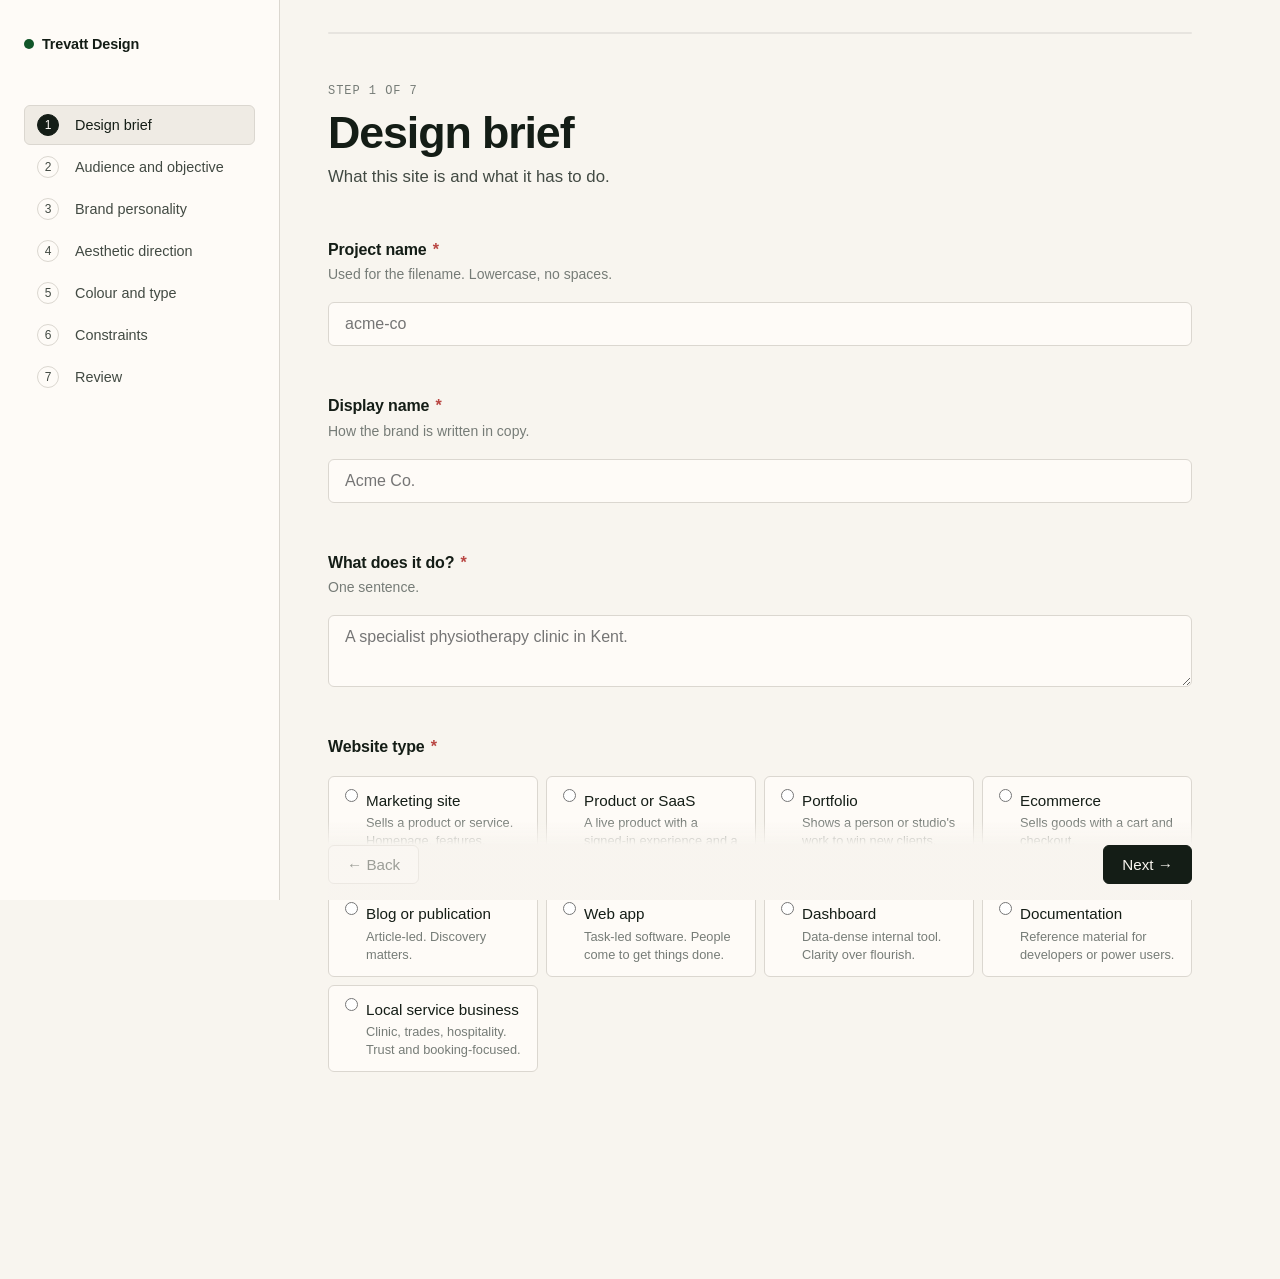
<file: design-brief-builder/index.html>
<!doctype html>
<html lang="en-GB">
<head>
  <meta charset="utf-8">
  <meta name="viewport" content="width=device-width, initial-scale=1">
  <meta name="color-scheme" content="light">
  <meta name="robots" content="noindex">
  <title>Design brief builder</title>
  <link rel="stylesheet" href="styles.css">
</head>
<body>
  <div class="app">
    <aside class="sidebar">
      <div class="brand">
        <div class="brand-mark"><span class="brand-dot"></span> Trevatt Design</div>
      </div>

      <nav class="step-nav" id="step-nav" aria-label="Steps"></nav>
    </aside>

    <main class="main">
      <div class="progress" aria-hidden="true"><div class="progress-fill" id="progress-fill"></div></div>

      <div id="step-content"></div>

      <div class="actions">
        <button class="btn" id="btn-back" type="button">← Back</button>
        <span class="spacer"></span>
        <button class="btn btn-primary" id="btn-next" type="button">Next →</button>
      </div>
    </main>
  </div>

  <script type="module" src="app.js"></script>
</body>
</html>
</file>
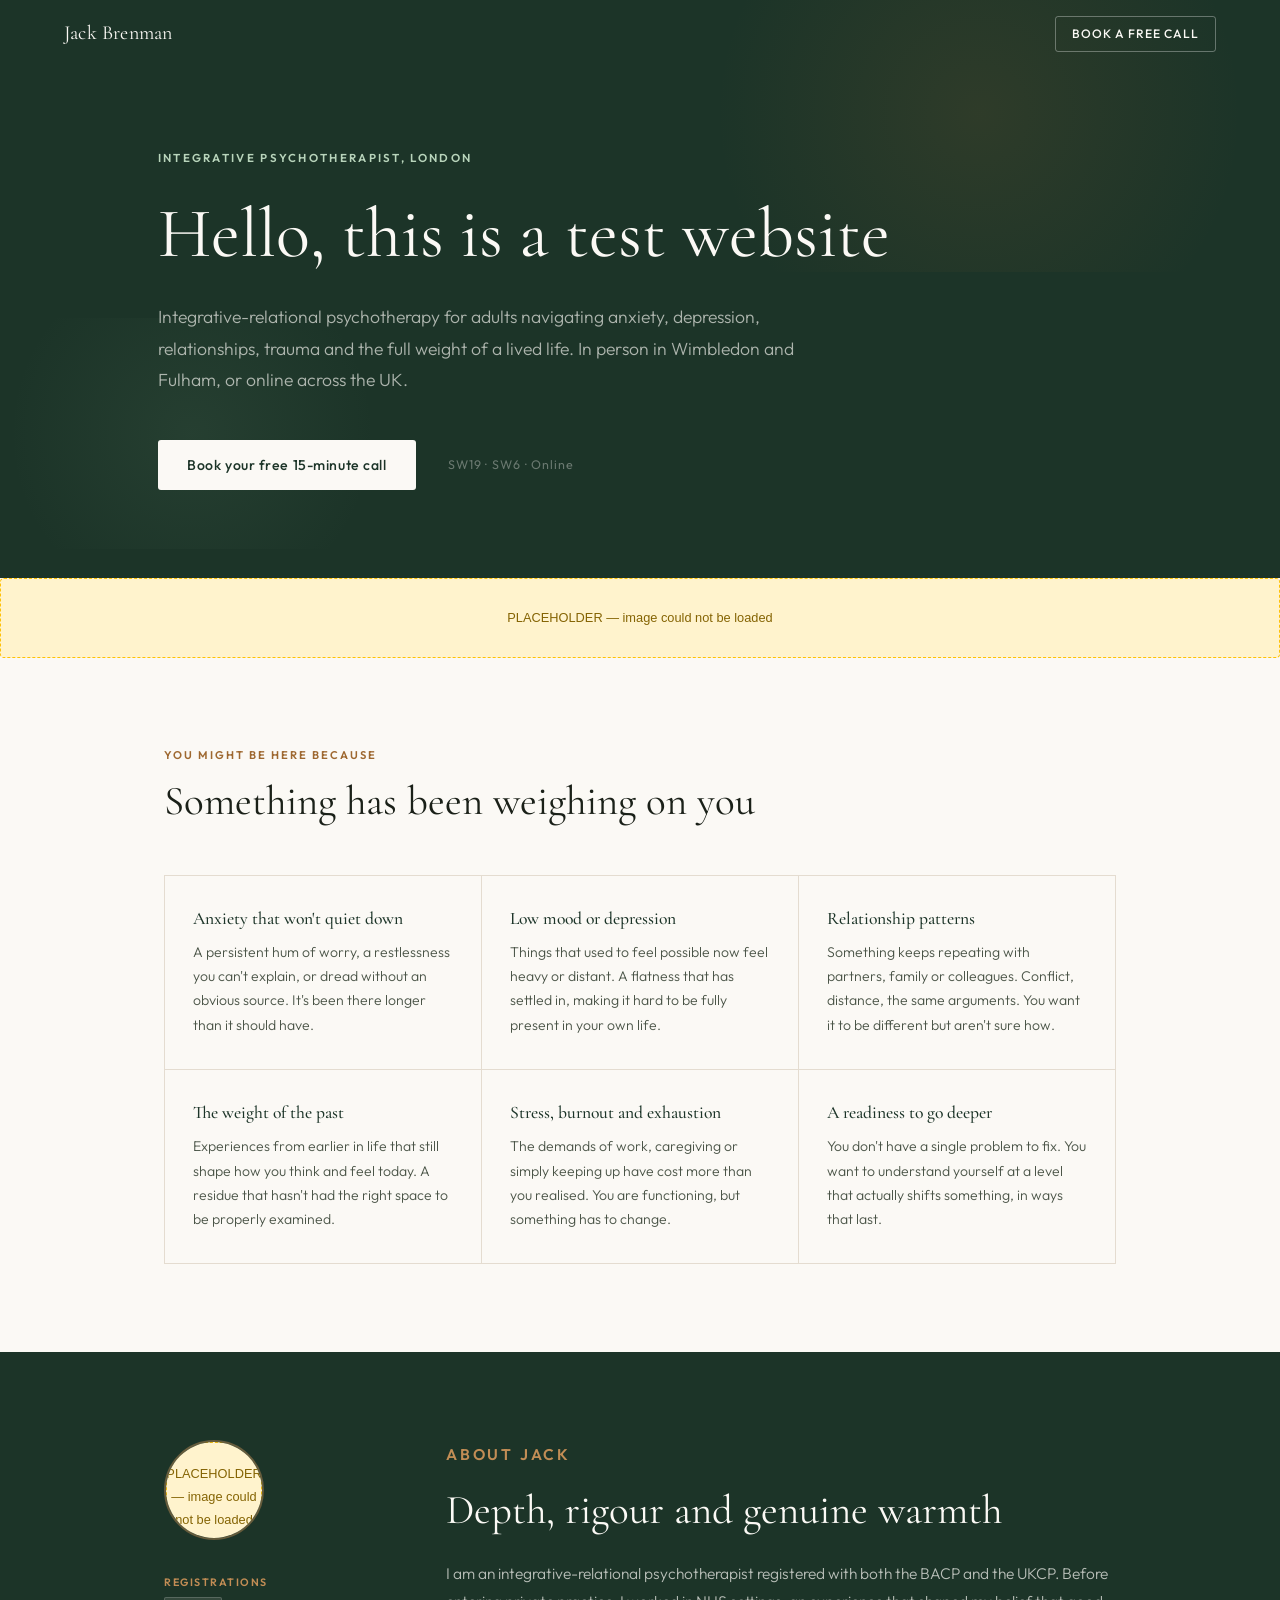
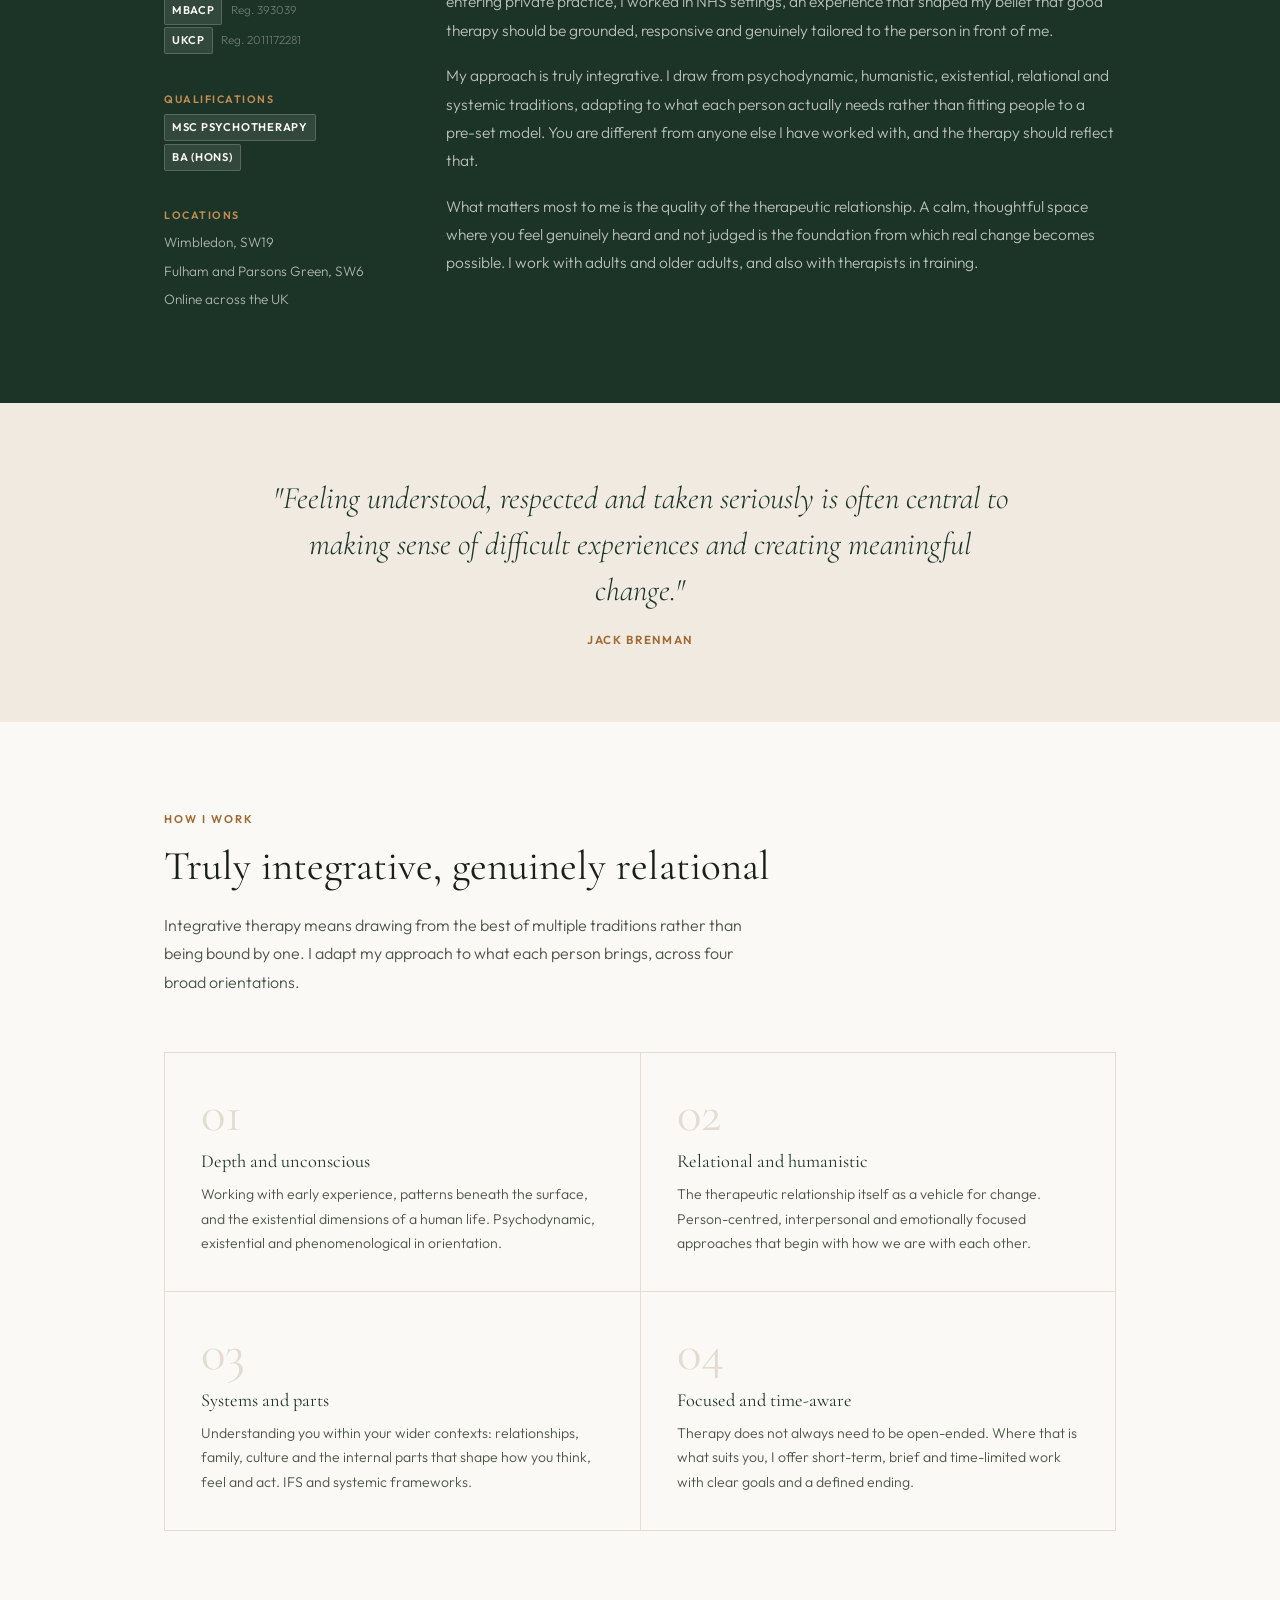
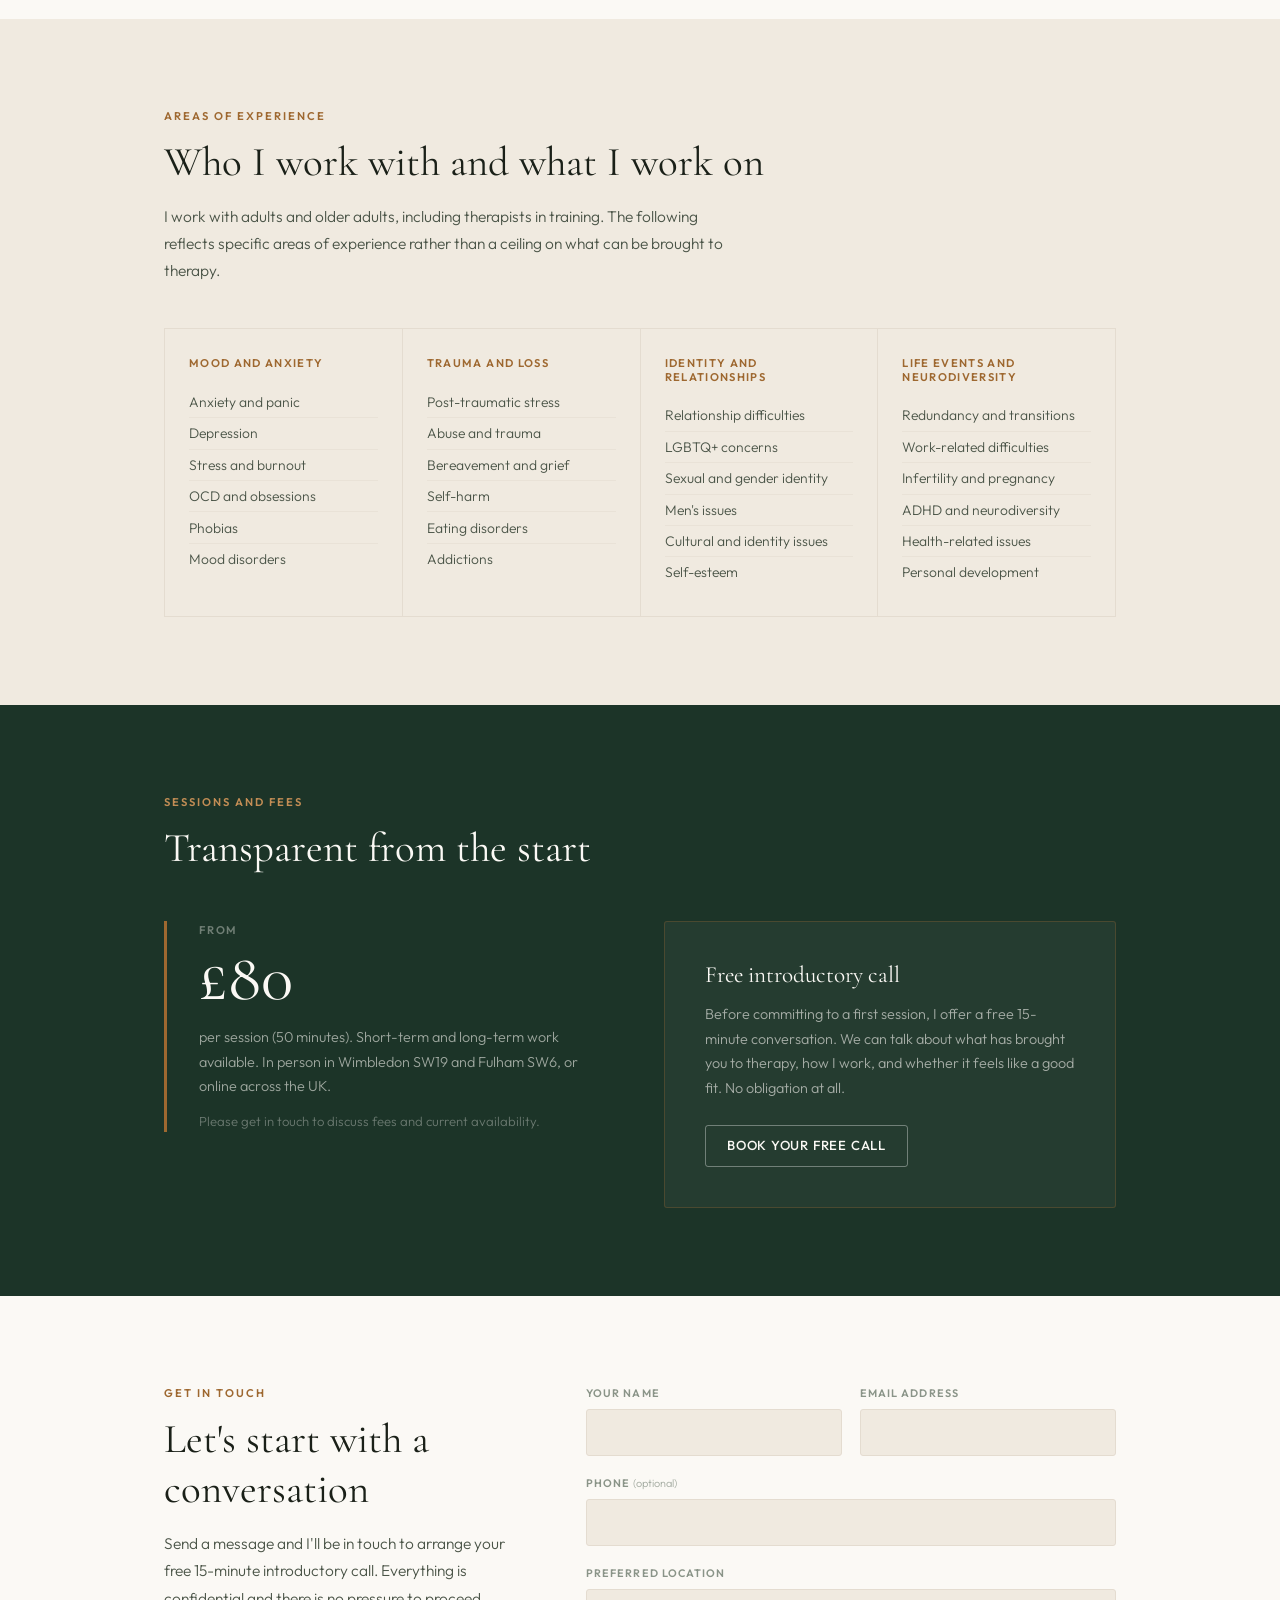
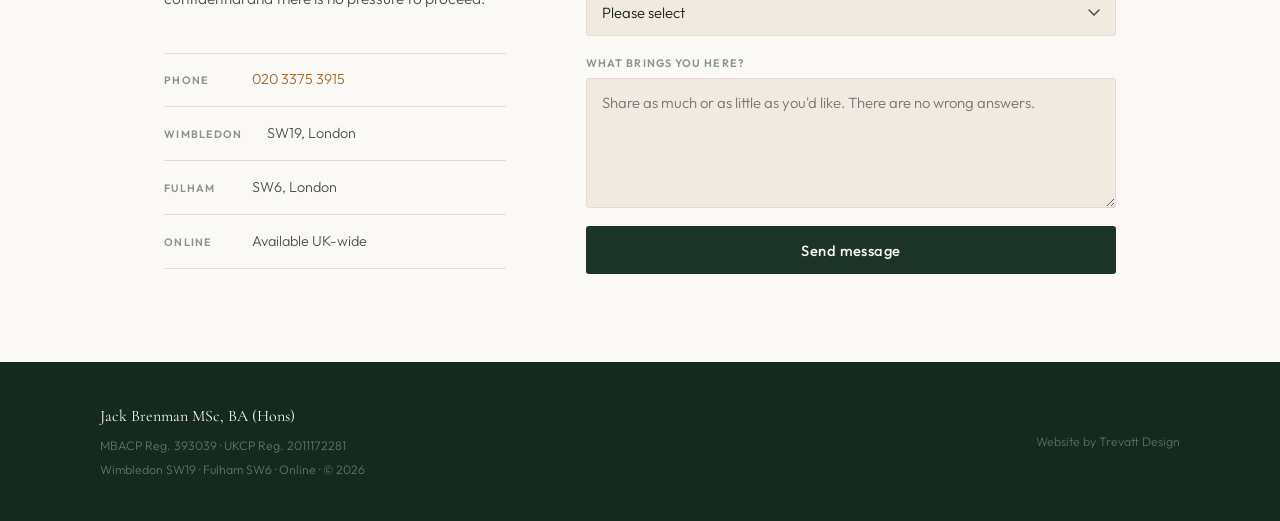
<file: jack-brenman/index.html>
<!DOCTYPE html>
<html lang="en">
<head>
  <meta charset="UTF-8">
  <meta name="viewport" content="width=device-width, initial-scale=1.0">
  <title>Integrative Psychotherapist SW19 | Jack Brenman</title>
  <meta name="description" content="Jack Brenman, MBACP and UKCP registered integrative psychotherapist in Wimbledon SW19 and Fulham SW6. From £80. Free 15-minute introductory call.">
  <link rel="canonical" href="https://client-demos-3kc.pages.dev/jack-brenman">

  <meta name="geo.region" content="GB-LND">
  <meta name="geo.placename" content="Wimbledon, London">
  <meta name="geo.position" content="51.4214;-0.2062">
  <meta name="ICBM" content="51.4214, -0.2062">

  <meta property="og:title" content="Jack Brenman | Integrative Psychotherapist, Wimbledon and Fulham">
  <meta property="og:description" content="MBACP and UKCP registered integrative psychotherapist. SW19, SW6 and online across the UK. Free 15-minute introductory call.">
  <meta property="og:image" content="https://picsum.photos/seed/garden/1200/630">
  <meta property="og:url" content="https://client-demos-3kc.pages.dev/jack-brenman">
  <meta property="og:type" content="website">

  <script type="application/ld+json">
  {
    "@context": "https://schema.org",
    "@type": "MedicalBusiness",
    "name": "Jack Brenman Psychotherapy",
    "description": "Integrative-relational psychotherapy in Wimbledon SW19, Fulham SW6 and online across the UK.",
    "url": "https://client-demos-3kc.pages.dev/jack-brenman",
    "telephone": "020 3375 3915",
    "address": [
      {
        "@type": "PostalAddress",
        "addressLocality": "Wimbledon",
        "postalCode": "SW19",
        "addressCountry": "GB"
      },
      {
        "@type": "PostalAddress",
        "addressLocality": "Fulham",
        "postalCode": "SW6",
        "addressCountry": "GB"
      }
    ],
    "priceRange": "From £80",
    "medicalSpecialty": "Psychotherapy"
  }
  </script>

  <link rel="stylesheet" href="style.css">
</head>
<body>

  <header id="header" aria-label="Site header">
    <a class="logo" href="#" aria-label="Jack Brenman, home">Jack Brenman</a>
    <a class="cta-btn" href="#contact">Book a free call</a>
  </header>

  <main>

    <!-- HERO: typographic, forest green, centered -->
    <section class="hero" aria-labelledby="hero-h1">
      <div class="hero-glow" aria-hidden="true"></div>
            <div class="wrap">
              <div class="hero-content">
        <p class="hero-label">Integrative Psychotherapist, London</p>
        <h1 id="hero-h1" class="hero-h1">Hello, this is a test website</h1>
        <p class="hero-sub">Integrative-relational psychotherapy for adults navigating anxiety, depression, relationships, trauma and the full weight of a lived life. In person in Wimbledon and Fulham, or online across the UK.</p>
        <div class="hero-foot">
          <a href="#contact" class="btn-primary" id="hero-cta"><span>Book your free 15-minute call</span></a>
          <p class="hero-locs">SW19 &middot; SW6 &middot; Online</p>
        </div>
      </div>
            </div>
        </section>

    <!-- IMAGE STRIP -->
    <div class="img-strip" aria-hidden="true">
      <img
        src="https://picsum.photos/seed/garden/1400/480"
        alt=""
        class="strip-img"
        loading="lazy"
      >
    </div>

    <!-- RECOGNITION -->
    <section class="recognition" aria-labelledby="recog-h2">
      <div class="wrap">
        <div class="recog-head">
          <p class="eyebrow">You might be here because</p>
          <h2 id="recog-h2">Something has been weighing on you</h2>
        </div>
        <div class="recog-grid">

          <article class="recog-card">
            <h3>Anxiety that won't quiet down</h3>
            <p>A persistent hum of worry, a restlessness you can't explain, or dread without an obvious source. It's been there longer than it should have.</p>
          </article>

          <article class="recog-card">
            <h3>Low mood or depression</h3>
            <p>Things that used to feel possible now feel heavy or distant. A flatness that has settled in, making it hard to be fully present in your own life.</p>
          </article>

          <article class="recog-card">
            <h3>Relationship patterns</h3>
            <p>Something keeps repeating with partners, family or colleagues. Conflict, distance, the same arguments. You want it to be different but aren't sure how.</p>
          </article>

          <article class="recog-card">
            <h3>The weight of the past</h3>
            <p>Experiences from earlier in life that still shape how you think and feel today. A residue that hasn't had the right space to be properly examined.</p>
          </article>

          <article class="recog-card">
            <h3>Stress, burnout and exhaustion</h3>
            <p>The demands of work, caregiving or simply keeping up have cost more than you realised. You are functioning, but something has to change.</p>
          </article>

          <article class="recog-card">
            <h3>A readiness to go deeper</h3>
            <p>You don't have a single problem to fix. You want to understand yourself at a level that actually shifts something, in ways that last.</p>
          </article>

        </div>
      </div>
    </section>

    <!-- ABOUT -->
    <section class="about" id="about" aria-labelledby="about-h2">
      <div class="wrap">
        <div class="about-layout">

          <aside class="about-aside" aria-label="Credentials and locations">
            <div class="portrait-ring">
              <img
                src="https://picsum.photos/seed/portrait-jb2/240/240"
                alt="Jack Brenman, integrative psychotherapist"
                class="portrait-img"
                width="100"
                height="100"
                loading="lazy"
              >
            </div>
            <dl class="cred-group">
              <dt>Registrations</dt>
              <dd><span class="cpill">MBACP</span> <span class="cnum">Reg. 393039</span></dd>
              <dd><span class="cpill">UKCP</span> <span class="cnum">Reg. 2011172281</span></dd>
            </dl>
            <dl class="cred-group">
              <dt>Qualifications</dt>
              <dd><span class="cpill">MSc Psychotherapy</span></dd>
              <dd><span class="cpill">BA (Hons)</span></dd>
            </dl>
            <dl class="cred-group">
              <dt>Locations</dt>
              <dd>Wimbledon, SW19</dd>
              <dd>Fulham and Parsons Green, SW6</dd>
              <dd>Online across the UK</dd>
            </dl>
          </aside>

          <div class="about-text">
            <p class="eyebrow eyebrow-lt">About Jack</p>
            <h2 id="about-h2">Depth, rigour and genuine warmth</h2>
            <p>I am an integrative-relational psychotherapist registered with both the BACP and the UKCP. Before entering private practice, I worked in NHS settings, an experience that shaped my belief that good therapy should be grounded, responsive and genuinely tailored to the person in front of me.</p>
            <p>My approach is truly integrative. I draw from psychodynamic, humanistic, existential, relational and systemic traditions, adapting to what each person actually needs rather than fitting people to a pre-set model. You are different from anyone else I have worked with, and the therapy should reflect that.</p>
            <p>What matters most to me is the quality of the therapeutic relationship. A calm, thoughtful space where you feel genuinely heard and not judged is the foundation from which real change becomes possible. I work with adults and older adults, and also with therapists in training.</p>
          </div>

        </div>
      </div>
    </section>

    <!-- PULL QUOTE -->
    <div class="quote-band" aria-label="Jack Brenman on his approach">
      <div class="wrap">
        <blockquote class="pull-quote">
          <p>"Feeling understood, respected and taken seriously is often central to making sense of difficult experiences and creating meaningful change."</p>
          <cite>Jack Brenman</cite>
        </blockquote>
      </div>
    </div>

    <!-- APPROACH -->
    <section class="approach" aria-labelledby="approach-h2">
      <div class="wrap">
        <p class="eyebrow">How I work</p>
        <h2 id="approach-h2">Truly integrative, genuinely relational</h2>
        <p class="approach-lead">Integrative therapy means drawing from the best of multiple traditions rather than being bound by one. I adapt my approach to what each person brings, across four broad orientations.</p>
        <div class="modalities">

          <div class="modality">
            <span class="mod-num" aria-hidden="true">01</span>
            <h3>Depth and unconscious</h3>
            <p>Working with early experience, patterns beneath the surface, and the existential dimensions of a human life. Psychodynamic, existential and phenomenological in orientation.</p>
          </div>

          <div class="modality">
            <span class="mod-num" aria-hidden="true">02</span>
            <h3>Relational and humanistic</h3>
            <p>The therapeutic relationship itself as a vehicle for change. Person-centred, interpersonal and emotionally focused approaches that begin with how we are with each other.</p>
          </div>

          <div class="modality">
            <span class="mod-num" aria-hidden="true">03</span>
            <h3>Systems and parts</h3>
            <p>Understanding you within your wider contexts: relationships, family, culture and the internal parts that shape how you think, feel and act. IFS and systemic frameworks.</p>
          </div>

          <div class="modality">
            <span class="mod-num" aria-hidden="true">04</span>
            <h3>Focused and time-aware</h3>
            <p>Therapy does not always need to be open-ended. Where that is what suits you, I offer short-term, brief and time-limited work with clear goals and a defined ending.</p>
          </div>

        </div>
      </div>
    </section>

    <!-- SPECIALISMS -->
    <section class="specialisms" aria-labelledby="spec-h2">
      <div class="wrap">
        <p class="eyebrow">Areas of experience</p>
        <h2 id="spec-h2">Who I work with and what I work on</h2>
        <p class="spec-lead">I work with adults and older adults, including therapists in training. The following reflects specific areas of experience rather than a ceiling on what can be brought to therapy.</p>
        <div class="spec-grid">

          <div class="spec-col">
            <h3>Mood and anxiety</h3>
            <ul>
              <li>Anxiety and panic</li>
              <li>Depression</li>
              <li>Stress and burnout</li>
              <li>OCD and obsessions</li>
              <li>Phobias</li>
              <li>Mood disorders</li>
            </ul>
          </div>

          <div class="spec-col">
            <h3>Trauma and loss</h3>
            <ul>
              <li>Post-traumatic stress</li>
              <li>Abuse and trauma</li>
              <li>Bereavement and grief</li>
              <li>Self-harm</li>
              <li>Eating disorders</li>
              <li>Addictions</li>
            </ul>
          </div>

          <div class="spec-col">
            <h3>Identity and relationships</h3>
            <ul>
              <li>Relationship difficulties</li>
              <li>LGBTQ+ concerns</li>
              <li>Sexual and gender identity</li>
              <li>Men's issues</li>
              <li>Cultural and identity issues</li>
              <li>Self-esteem</li>
            </ul>
          </div>

          <div class="spec-col">
            <h3>Life events and neurodiversity</h3>
            <ul>
              <li>Redundancy and transitions</li>
              <li>Work-related difficulties</li>
              <li>Infertility and pregnancy</li>
              <li>ADHD and neurodiversity</li>
              <li>Health-related issues</li>
              <li>Personal development</li>
            </ul>
          </div>

        </div>
      </div>
    </section>

    <!-- FEES -->
    <section class="fees" id="fees" aria-labelledby="fees-h2">
      <div class="wrap">
        <p class="eyebrow eyebrow-lt">Sessions and fees</p>
        <h2 id="fees-h2" class="fees-h2">Transparent from the start</h2>
        <div class="fees-body">

          <div class="fee-panel">
            <p class="fee-from">From</p>
            <p class="fee-num">£80</p>
            <p class="fee-desc">per session (50 minutes). Short-term and long-term work available. In person in Wimbledon SW19 and Fulham SW6, or online across the UK.</p>
            <p class="fee-note">Please get in touch to discuss fees and current availability.</p>
          </div>

          <div class="consult-panel">
            <h3>Free introductory call</h3>
            <p>Before committing to a first session, I offer a free 15-minute conversation. We can talk about what has brought you to therapy, how I work, and whether it feels like a good fit. No obligation at all.</p>
            <a href="#contact" class="btn-consult">Book your free call</a>
          </div>

        </div>
      </div>
    </section>

    <!-- CONTACT -->
    <section class="contact" id="contact" aria-labelledby="contact-h2">
      <div class="wrap">
        <div class="contact-layout">

          <div class="contact-left">
            <p class="eyebrow">Get in touch</p>
            <h2 id="contact-h2">Let's start with a conversation</h2>
            <p class="contact-lead">Send a message and I'll be in touch to arrange your free 15-minute introductory call. Everything is confidential and there is no pressure to proceed.</p>
            <div class="contact-details">
              <div class="cd-row">
                <span class="cd-label">Phone</span>
                <a href="tel:02033753915" class="cd-val cd-link">020 3375 3915</a>
              </div>
              <div class="cd-row">
                <span class="cd-label">Wimbledon</span>
                <span class="cd-val">SW19, London</span>
              </div>
              <div class="cd-row">
                <span class="cd-label">Fulham</span>
                <span class="cd-val">SW6, London</span>
              </div>
              <div class="cd-row">
                <span class="cd-label">Online</span>
                <span class="cd-val">Available UK-wide</span>
              </div>
            </div>
          </div>

          <form class="contact-form" action="#" method="POST" aria-label="Contact Jack Brenman">
            <!-- TODO: Replace action="#" with your Formspree endpoint -->
            <div class="f-row">
              <div class="f-field">
                <label for="cf-name">Your name</label>
                <input type="text" id="cf-name" name="name" required autocomplete="name">
              </div>
              <div class="f-field">
                <label for="cf-email">Email address</label>
                <input type="email" id="cf-email" name="email" required autocomplete="email">
              </div>
            </div>
            <div class="f-field">
              <label for="cf-phone">Phone <span class="f-opt">(optional)</span></label>
              <input type="tel" id="cf-phone" name="phone" autocomplete="tel">
            </div>
            <div class="f-field">
              <label for="cf-loc">Preferred location</label>
              <select id="cf-loc" name="location">
                <option value="">Please select</option>
                <option value="wimbledon">Wimbledon SW19 (in person)</option>
                <option value="fulham">Fulham SW6 (in person)</option>
                <option value="online">Online</option>
              </select>
            </div>
            <div class="f-field">
              <label for="cf-msg">What brings you here?</label>
              <textarea id="cf-msg" name="message" rows="5" placeholder="Share as much or as little as you'd like. There are no wrong answers."></textarea>
            </div>
            <button type="submit" class="btn-submit">Send message</button>
          </form>

        </div>
      </div>
    </section>

  </main>

  <footer aria-label="Site footer">
    <div class="footer-inner">
      <div class="footer-left">
        <p class="footer-name">Jack Brenman MSc, BA (Hons)</p>
        <p class="footer-reg">MBACP Reg. 393039 &middot; UKCP Reg. 2011172281</p>
        <p class="footer-copy">Wimbledon SW19 &middot; Fulham SW6 &middot; Online &middot; &copy; 2026</p>
      </div>
      <a href="https://trevattdesign.com" class="footer-credit" target="_blank" rel="noopener">Website by Trevatt Design</a>
    </div>
  </footer>

  <script src="script.js"></script>
</body>
</html>
</file>
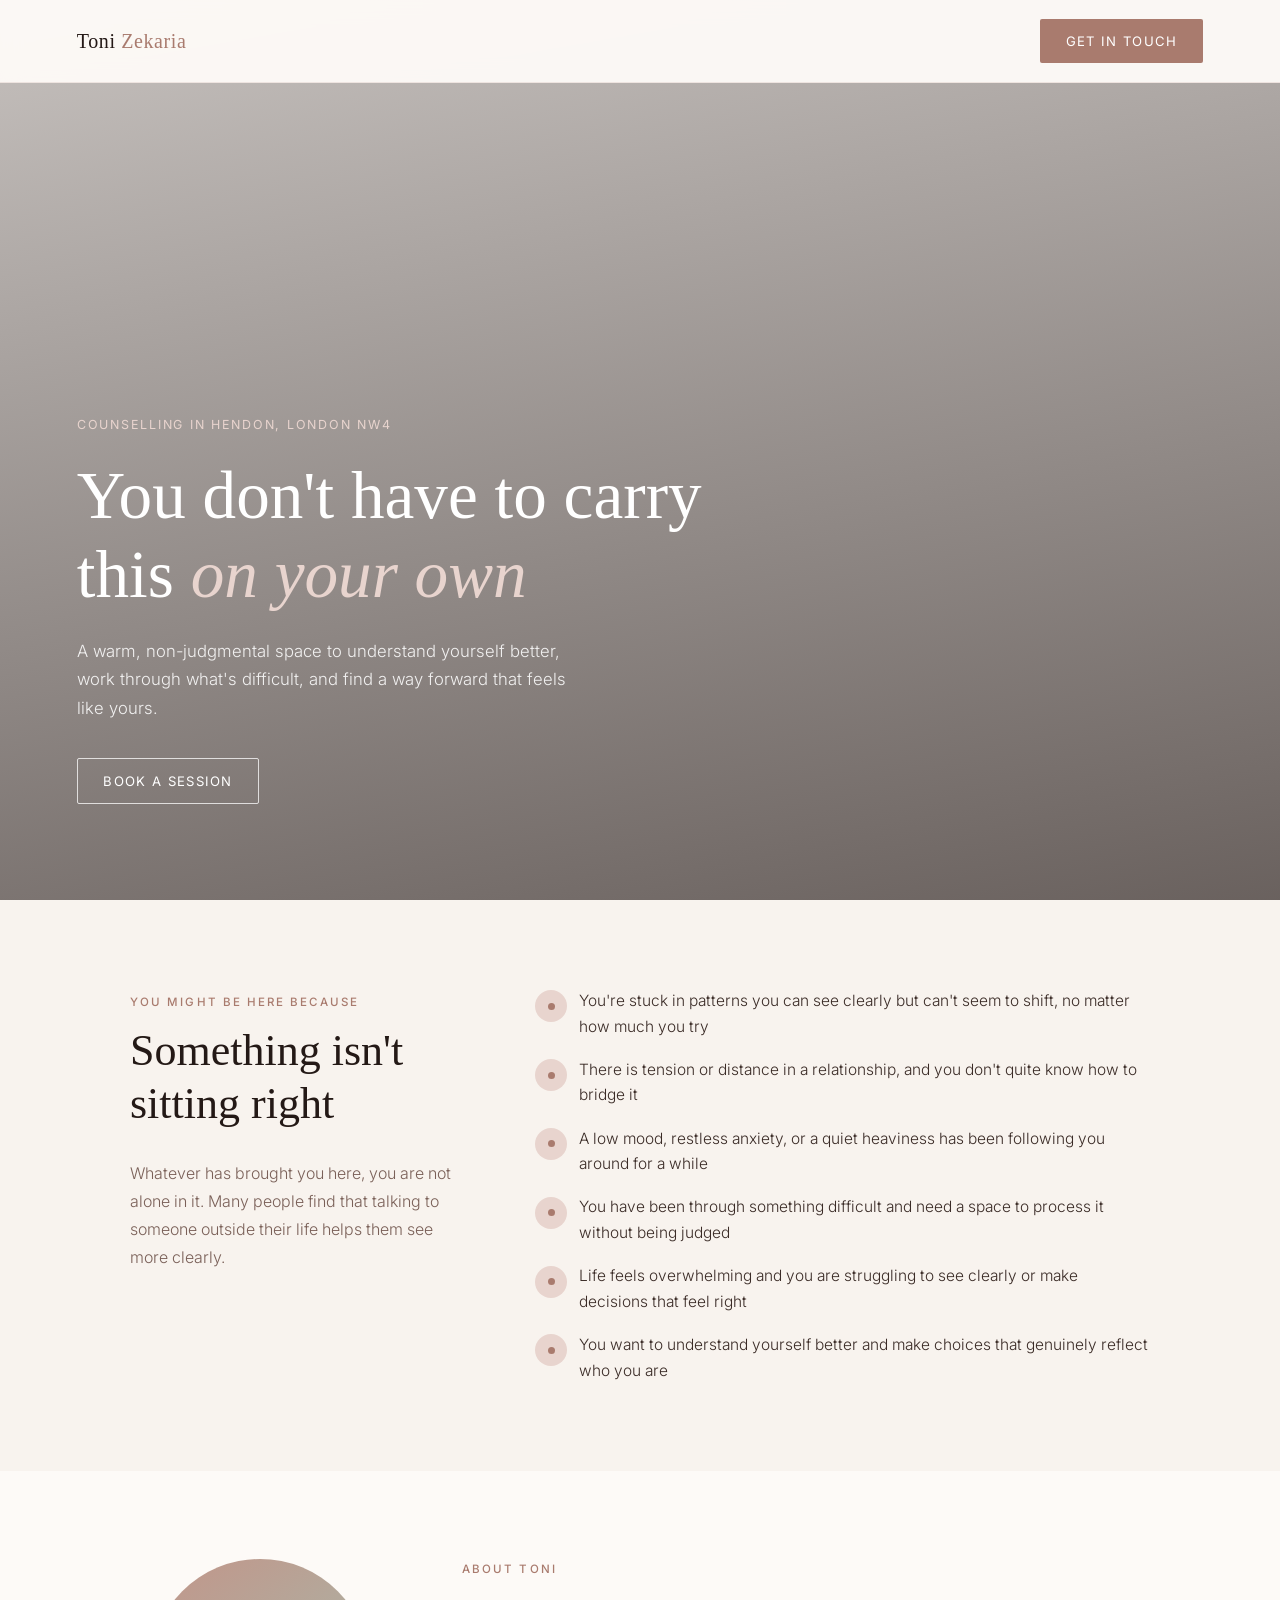
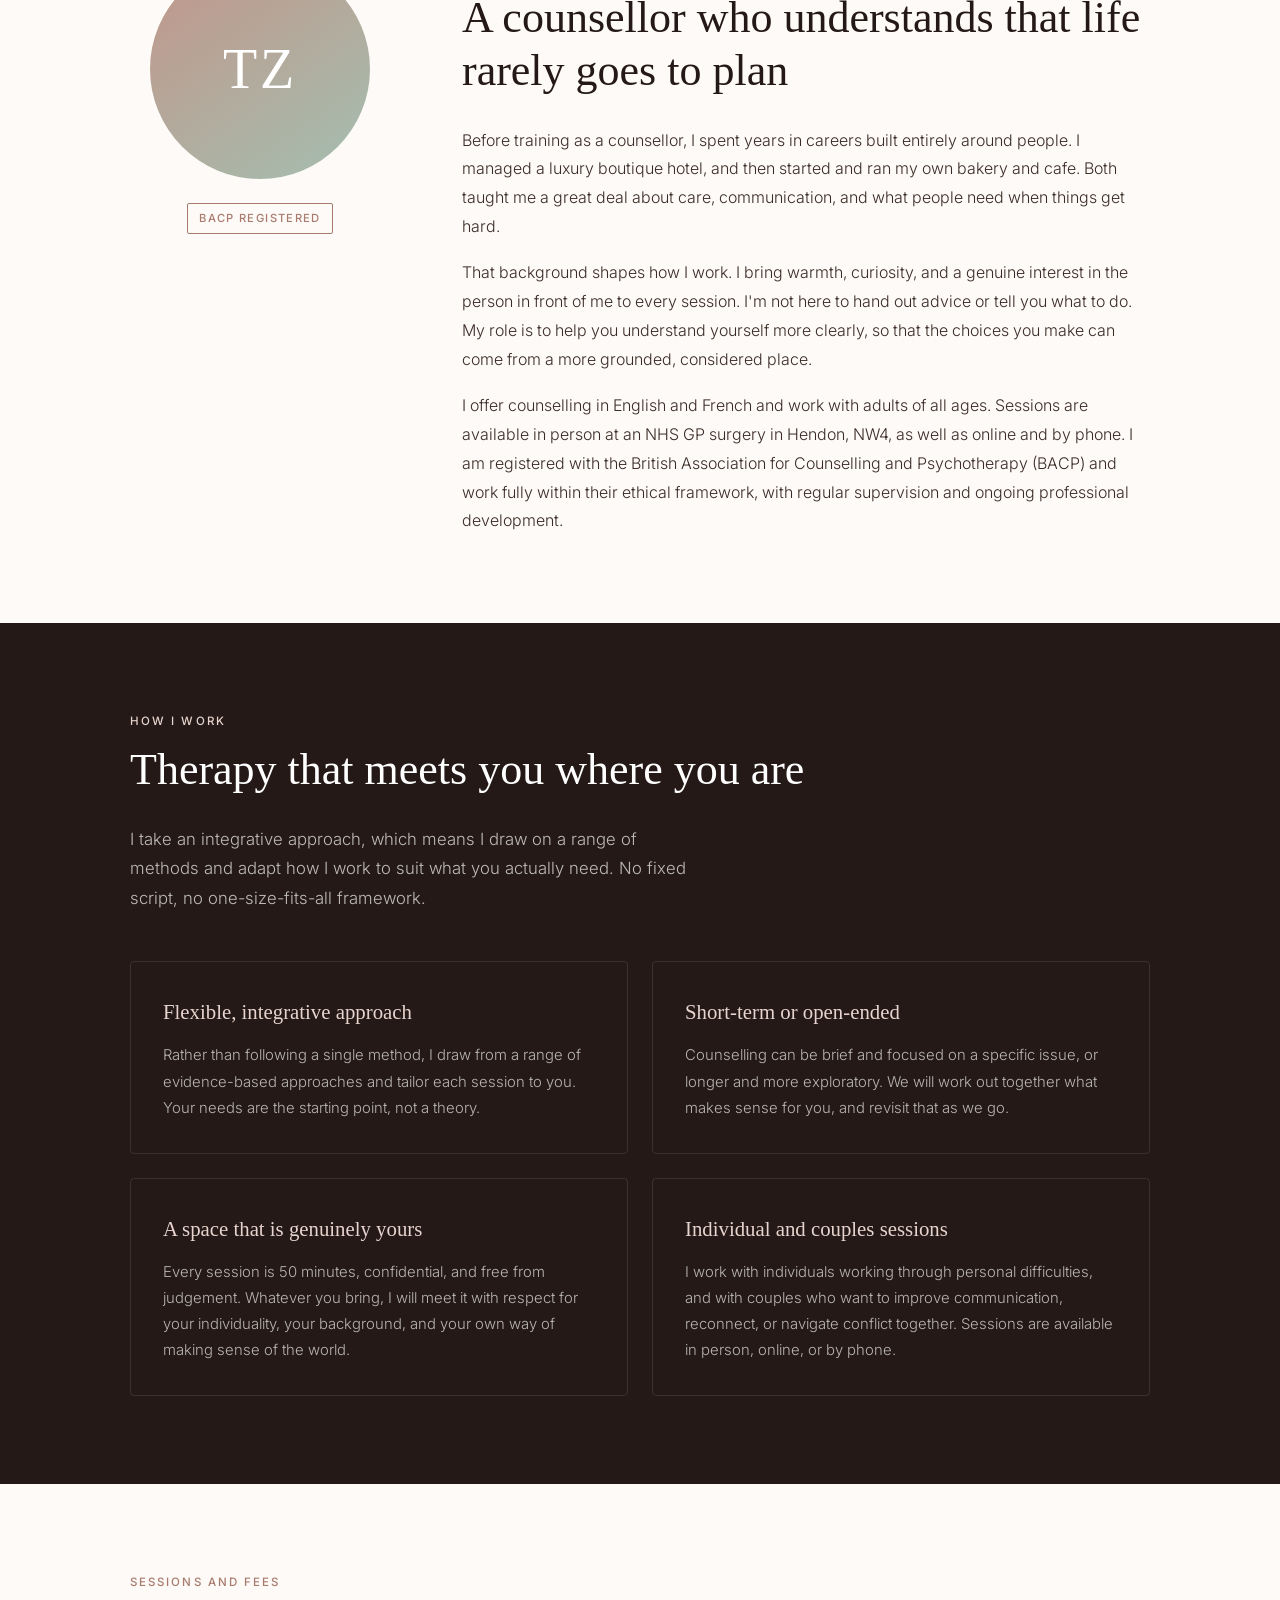
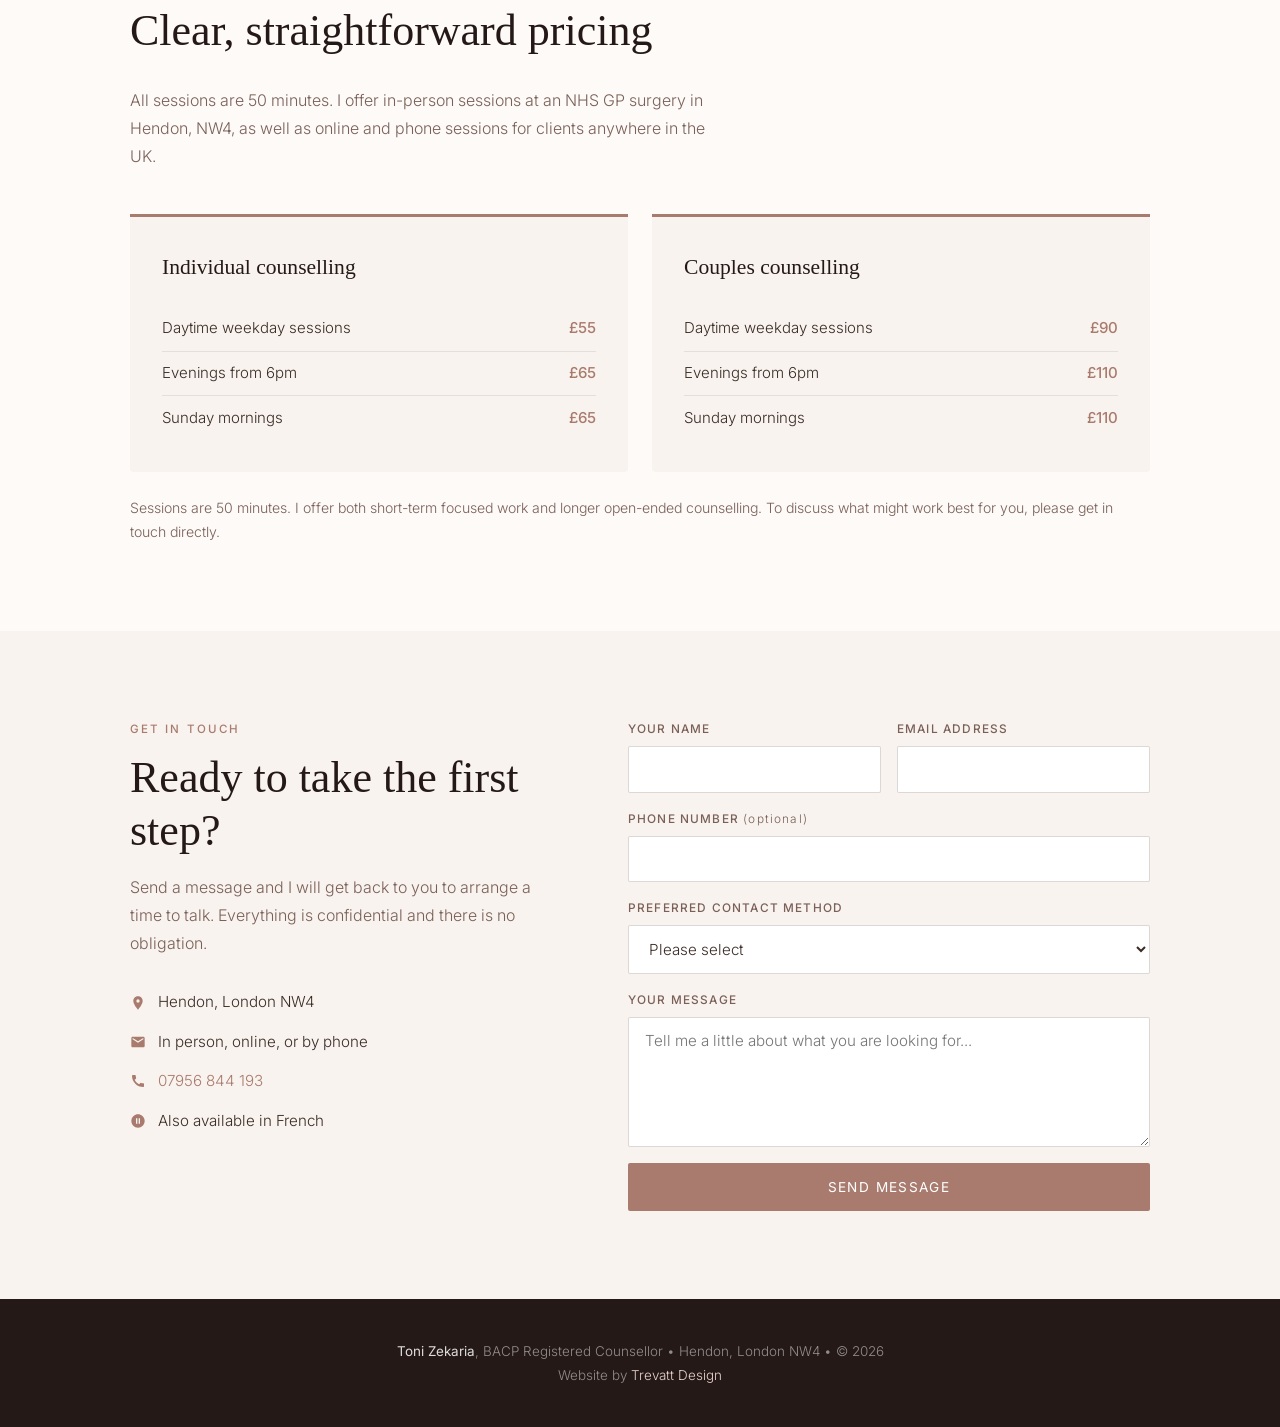
<file: toni-zekaria/index.html>
<!DOCTYPE html>
<html lang="en">
<head>
  <meta charset="UTF-8">
  <meta name="viewport" content="width=device-width, initial-scale=1.0">
  <title>Counsellor in Hendon, London | Toni Zekaria</title>
  <meta name="description" content="BACP registered counsellor in Hendon NW4. Individual and couples counselling, integrative approach. In-person, online and phone sessions. 07956 844 193.">
  <link rel="canonical" href="https://client-demos-3kc.pages.dev/toni-zekaria">
  <meta name="geo.region" content="GB-ENG">
  <meta name="geo.placename" content="Hendon, London">
  <meta name="geo.position" content="51.5879;-0.2282">
  <meta name="ICBM" content="51.5879, -0.2282">
  <meta property="og:type" content="website">
  <meta property="og:title" content="Counsellor in Hendon, London | Toni Zekaria">
  <meta property="og:description" content="BACP registered counsellor in Hendon NW4. Individual and couples counselling, integrative approach. In-person, online and phone sessions.">
  <meta property="og:url" content="https://client-demos-3kc.pages.dev/toni-zekaria">
  <meta property="og:image" content="https://images.unsplash.com/photo-1518780664697-55e3ad937233?w=1200&q=80">
  <script type="application/ld+json">
  {
    "@context": "https://schema.org",
    "@type": "MedicalBusiness",
    "name": "Toni Zekaria Counselling",
    "address": {
      "@type": "PostalAddress",
      "addressLocality": "Hendon",
      "addressRegion": "London",
      "postalCode": "NW4",
      "addressCountry": "GB"
    },
    "telephone": "07956844193",
    "url": "https://client-demos-3kc.pages.dev/toni-zekaria",
    "description": "BACP registered counsellor offering individual and couples counselling in Hendon, London NW4. Integrative approach. In-person, online and phone sessions.",
    "priceRange": "£55-£110"
  }
  </script>
  <style>
    @import url('https://fonts.googleapis.com/css2?family=Cormorant+Garant:ital,wght@0,300;0,400;0,500;0,600;1,300;1,400&family=Inter:wght@300;400;500&display=swap');

    *, *::before, *::after { box-sizing: border-box; margin: 0; padding: 0; }

    :root {
      --rose:       #A97B6E;
      --rose-mid:   #C29589;
      --rose-pale:  #E8D4CE;
      --sage:       #6E8C7A;
      --sage-light: #A3BFB0;
      --cream:      #F8F3EE;
      --warm-white: #FDFAF7;
      --dark:       #241916;
      --text:       #3A2B26;
      --mid:        #7A6058;
    }

    html { scroll-behavior: smooth; }

    body {
      font-family: 'Inter', sans-serif;
      font-weight: 300;
      color: var(--text);
      background: var(--warm-white);
      line-height: 1.75;
    }

    /* ---- HEADER ---- */
    header {
      position: fixed;
      inset-block-start: 0;
      inset-inline: 0;
      z-index: 100;
      display: flex;
      align-items: center;
      justify-content: space-between;
      padding: 1.2rem 6%;
      background: rgba(253, 250, 247, 0.96);
      backdrop-filter: blur(10px);
      border-bottom: 1px solid rgba(169, 123, 110, 0.15);
    }

    .logo {
      font-family: 'Cormorant Garant', serif;
      font-weight: 400;
      font-size: 1.25rem;
      color: var(--dark);
      text-decoration: none;
      letter-spacing: 0.03em;
    }

    .logo em {
      font-style: normal;
      color: var(--rose);
    }

    .btn {
      display: inline-block;
      padding: 0.65rem 1.6rem;
      background: var(--rose);
      color: white;
      text-decoration: none;
      font-family: 'Inter', sans-serif;
      font-weight: 400;
      font-size: 0.82rem;
      letter-spacing: 0.1em;
      text-transform: uppercase;
      border: none;
      border-radius: 2px;
      cursor: pointer;
      transition: background 0.2s, transform 0.15s;
    }

    .btn:hover { background: var(--dark); transform: translateY(-1px); }

    .btn-ghost {
      background: transparent;
      border: 1.5px solid rgba(255,255,255,0.75);
      color: white;
    }

    .btn-ghost:hover {
      background: white;
      color: var(--dark);
      transform: translateY(-1px);
    }

    /* ---- HERO ---- */
    .hero {
      position: relative;
      min-height: 100vh;
      display: flex;
      align-items: flex-end;
      padding: 10rem 6% 6rem;
      overflow: hidden;
    }

    .hero-bg {
      position: absolute;
      inset: 0;
      background-image: url('https://images.unsplash.com/photo-1586773860418-d37222d8fce3?w=1800&auto=format&q=75');
      background-size: cover;
      background-position: center 40%;
    }

    .hero-bg::after {
      content: '';
      position: absolute;
      inset: 0;
      background: linear-gradient(
        170deg,
        rgba(36, 25, 22, 0.25) 0%,
        rgba(36, 25, 22, 0.68) 100%
      );
    }

    .hero-content {
      position: relative;
      z-index: 1;
      max-width: 660px;
      color: white;
    }

    .hero-tag {
      display: inline-block;
      font-size: 0.78rem;
      font-weight: 400;
      letter-spacing: 0.14em;
      text-transform: uppercase;
      color: var(--rose-pale);
      margin-bottom: 1.25rem;
    }

    .hero-content h1 {
      font-family: 'Cormorant Garant', serif;
      font-weight: 300;
      font-size: clamp(2.6rem, 5.5vw, 4.2rem);
      line-height: 1.18;
      margin-bottom: 1.4rem;
    }

    .hero-content h1 em {
      font-style: italic;
      color: var(--rose-pale);
    }

    .hero-content p {
      font-size: 1.05rem;
      font-weight: 300;
      line-height: 1.7;
      opacity: 0.88;
      max-width: 500px;
      margin-bottom: 2.25rem;
    }

    /* ---- SHARED SECTION STYLES ---- */
    section { padding: 5.5rem 6%; }

    .section-inner { max-width: 1020px; margin: 0 auto; }

    .eyebrow {
      display: block;
      font-size: 0.72rem;
      font-weight: 500;
      letter-spacing: 0.18em;
      text-transform: uppercase;
      color: var(--rose);
      margin-bottom: 0.8rem;
    }

    h2.section-title {
      font-family: 'Cormorant Garant', serif;
      font-weight: 400;
      font-size: clamp(1.9rem, 3.8vw, 2.75rem);
      line-height: 1.2;
      color: var(--dark);
      margin-bottom: 1.75rem;
    }

    /* ---- RECOGNITION ---- */
    .recognition { background: var(--cream); }

    .recognition .section-inner {
      display: grid;
      grid-template-columns: 1fr 1.8fr;
      gap: 4rem;
      align-items: start;
    }

    .recognition-left { padding-top: 0.25rem; }

    .recognition-left p {
      color: var(--mid);
      font-size: 1rem;
      line-height: 1.75;
    }

    .recognition-list {
      list-style: none;
      display: flex;
      flex-direction: column;
      gap: 1.1rem;
    }

    .recognition-list li {
      display: grid;
      grid-template-columns: 2rem 1fr;
      gap: 0.75rem;
      align-items: start;
    }

    .dot {
      width: 2rem;
      height: 2rem;
      border-radius: 50%;
      background: var(--rose-pale);
      display: flex;
      align-items: center;
      justify-content: center;
      flex-shrink: 0;
      margin-top: 0.15rem;
    }

    .dot::after {
      content: '';
      width: 7px;
      height: 7px;
      border-radius: 50%;
      background: var(--rose);
    }

    .recognition-list li p { font-size: 0.97rem; color: var(--text); line-height: 1.65; }

    /* ---- ABOUT ---- */
    .about-grid {
      display: grid;
      grid-template-columns: 260px 1fr;
      gap: 4.5rem;
      align-items: start;
    }

    .portrait-wrap { text-align: center; }

    .portrait-circle {
      width: 220px;
      height: 220px;
      border-radius: 50%;
      background: linear-gradient(145deg, var(--rose-mid) 0%, var(--sage-light) 100%);
      display: flex;
      align-items: center;
      justify-content: center;
      margin: 0 auto 1.5rem;
      font-family: 'Cormorant Garant', serif;
      font-size: 3.5rem;
      font-weight: 300;
      color: white;
      letter-spacing: 0.05em;
    }

    .badge-row {
      display: flex;
      flex-wrap: wrap;
      gap: 0.5rem;
      justify-content: center;
    }

    .badge {
      display: inline-block;
      padding: 0.28rem 0.7rem;
      border: 1.5px solid var(--rose);
      color: var(--rose);
      font-size: 0.7rem;
      font-weight: 500;
      letter-spacing: 0.12em;
      text-transform: uppercase;
      border-radius: 2px;
    }

    .about-text p {
      color: var(--text);
      margin-bottom: 1.1rem;
      font-size: 1rem;
      line-height: 1.8;
    }

    .about-text p:last-child { margin-bottom: 0; }

    /* ---- APPROACH ---- */
    .approach { background: var(--dark); }

    .approach .eyebrow { color: var(--rose-pale); }
    .approach h2.section-title { color: white; }

    .approach-lead {
      color: rgba(255,255,255,0.7);
      font-size: 1.05rem;
      max-width: 560px;
      margin-bottom: 3rem;
      line-height: 1.75;
    }

    .approach-grid {
      display: grid;
      grid-template-columns: repeat(2, 1fr);
      gap: 1.5rem;
    }

    .approach-card {
      padding: 2rem;
      border: 1px solid rgba(255,255,255,0.1);
      border-radius: 4px;
      transition: border-color 0.2s;
    }

    .approach-card:hover { border-color: rgba(169, 123, 110, 0.5); }

    .approach-card h3 {
      font-family: 'Cormorant Garant', serif;
      font-size: 1.3rem;
      font-weight: 400;
      color: var(--rose-pale);
      margin-bottom: 0.75rem;
    }

    .approach-card p {
      font-size: 0.93rem;
      color: rgba(255,255,255,0.68);
      line-height: 1.75;
    }

    /* ---- FEES ---- */
    .fees-intro {
      max-width: 580px;
      color: var(--mid);
      margin-bottom: 2.75rem;
      font-size: 1rem;
    }

    .fee-grid {
      display: grid;
      grid-template-columns: repeat(2, 1fr);
      gap: 1.5rem;
      margin-bottom: 1.5rem;
    }

    .fee-card {
      background: var(--cream);
      border-top: 3px solid var(--rose);
      padding: 2rem;
      border-radius: 0 0 4px 4px;
    }

    .fee-card h3 {
      font-family: 'Cormorant Garant', serif;
      font-size: 1.35rem;
      font-weight: 400;
      color: var(--dark);
      margin-bottom: 1.25rem;
    }

    .fee-row {
      display: flex;
      justify-content: space-between;
      align-items: baseline;
      padding: 0.55rem 0;
      border-bottom: 1px solid rgba(58, 43, 38, 0.1);
      font-size: 0.94rem;
      gap: 1rem;
    }

    .fee-row:last-child { border-bottom: none; }

    .fee-row span:first-child { color: var(--text); }

    .fee-amount {
      font-weight: 500;
      color: var(--rose);
      white-space: nowrap;
    }

    .fee-note {
      font-size: 0.88rem;
      color: var(--mid);
      line-height: 1.65;
    }

    /* ---- CONTACT ---- */
    .contact { background: var(--cream); }

    .contact-grid {
      display: grid;
      grid-template-columns: 1fr 1.25fr;
      gap: 5rem;
      align-items: start;
    }

    .contact-left h2 {
      font-family: 'Cormorant Garant', serif;
      font-size: clamp(1.9rem, 3.8vw, 2.75rem);
      font-weight: 400;
      color: var(--dark);
      margin-bottom: 1rem;
      line-height: 1.2;
    }

    .contact-left .lead {
      color: var(--mid);
      margin-bottom: 2rem;
      font-size: 1rem;
      line-height: 1.75;
    }

    .contact-details {
      list-style: none;
      display: flex;
      flex-direction: column;
      gap: 0.8rem;
    }

    .contact-details li {
      display: flex;
      align-items: center;
      gap: 0.75rem;
      font-size: 0.95rem;
      color: var(--text);
    }

    .contact-details li svg { flex-shrink: 0; }

    .contact-details a {
      color: var(--rose);
      text-decoration: none;
    }

    .contact-details a:hover { text-decoration: underline; }

    form {
      display: flex;
      flex-direction: column;
      gap: 1rem;
    }

    .form-row {
      display: grid;
      grid-template-columns: 1fr 1fr;
      gap: 1rem;
    }

    .field { display: flex; flex-direction: column; }

    label {
      font-size: 0.74rem;
      font-weight: 500;
      letter-spacing: 0.1em;
      text-transform: uppercase;
      color: var(--mid);
      margin-bottom: 0.4rem;
    }

    input, select, textarea {
      padding: 0.8rem 1rem;
      border: 1.5px solid rgba(58, 43, 38, 0.18);
      border-radius: 2px;
      font-family: 'Inter', sans-serif;
      font-size: 0.95rem;
      font-weight: 300;
      color: var(--text);
      background: white;
      transition: border-color 0.2s;
      width: 100%;
    }

    input:focus, select:focus, textarea:focus {
      outline: none;
      border-color: var(--rose);
    }

    textarea { min-height: 130px; resize: vertical; }

    .form-submit .btn {
      width: 100%;
      text-align: center;
      padding: 1rem;
      font-size: 0.85rem;
    }

    /* ---- FOOTER ---- */
    footer {
      background: var(--dark);
      color: rgba(255,255,255,0.5);
      padding: 2.5rem 6%;
      text-align: center;
      font-size: 0.84rem;
      line-height: 1.8;
    }

    footer strong { color: rgba(255,255,255,0.85); font-weight: 400; }

    footer a {
      color: var(--rose-pale);
      text-decoration: none;
    }

    footer a:hover { text-decoration: underline; }

    /* ---- RESPONSIVE ---- */
    @media (max-width: 840px) {
      .recognition .section-inner {
        grid-template-columns: 1fr;
        gap: 2.5rem;
      }

      .about-grid {
        grid-template-columns: 1fr;
        gap: 2.5rem;
      }

      .portrait-wrap { order: -1; }

      .approach-grid {
        grid-template-columns: 1fr;
      }

      .fee-grid {
        grid-template-columns: 1fr;
      }

      .contact-grid {
        grid-template-columns: 1fr;
        gap: 2.5rem;
      }

      .form-row { grid-template-columns: 1fr; }

      header { padding: 1rem 5%; }

      section { padding: 4rem 5%; }
    }
  </style>
</head>
<body>

  <header>
    <a href="#" class="logo">Toni <em>Zekaria</em></a>
    <a href="#contact" class="btn">Get in touch</a>
  </header>

  <section class="hero">
    <div class="hero-bg" role="img" aria-label="Soft natural light through a window in a calm, plant-filled room"></div>
    <div class="hero-content">
      <span class="hero-tag">Counselling in Hendon, London NW4</span>
      <h1>You don't have to carry this <em>on your own</em></h1>
      <p>A warm, non-judgmental space to understand yourself better, work through what's difficult, and find a way forward that feels like yours.</p>
      <a href="#contact" class="btn btn-ghost">Book a session</a>
    </div>
  </section>

  <section class="recognition">
    <div class="section-inner">
      <div class="recognition-left">
        <span class="eyebrow">You might be here because</span>
        <h2 class="section-title">Something isn't sitting right</h2>
        <p>Whatever has brought you here, you are not alone in it. Many people find that talking to someone outside their life helps them see more clearly.</p>
      </div>
      <ul class="recognition-list">
        <li>
          <div class="dot"></div>
          <p>You're stuck in patterns you can see clearly but can't seem to shift, no matter how much you try</p>
        </li>
        <li>
          <div class="dot"></div>
          <p>There is tension or distance in a relationship, and you don't quite know how to bridge it</p>
        </li>
        <li>
          <div class="dot"></div>
          <p>A low mood, restless anxiety, or a quiet heaviness has been following you around for a while</p>
        </li>
        <li>
          <div class="dot"></div>
          <p>You have been through something difficult and need a space to process it without being judged</p>
        </li>
        <li>
          <div class="dot"></div>
          <p>Life feels overwhelming and you are struggling to see clearly or make decisions that feel right</p>
        </li>
        <li>
          <div class="dot"></div>
          <p>You want to understand yourself better and make choices that genuinely reflect who you are</p>
        </li>
      </ul>
    </div>
  </section>

  <section class="about">
    <div class="section-inner">
      <div class="about-grid">
        <div class="portrait-wrap">
          <div class="portrait-circle" aria-label="Toni Zekaria, BACP Registered Counsellor">TZ</div>
          <div class="badge-row">
            <span class="badge">BACP Registered</span>
          </div>
        </div>
        <div class="about-text">
          <span class="eyebrow">About Toni</span>
          <h2 class="section-title">A counsellor who understands that life rarely goes to plan</h2>
          <p>Before training as a counsellor, I spent years in careers built entirely around people. I managed a luxury boutique hotel, and then started and ran my own bakery and cafe. Both taught me a great deal about care, communication, and what people need when things get hard.</p>
          <p>That background shapes how I work. I bring warmth, curiosity, and a genuine interest in the person in front of me to every session. I'm not here to hand out advice or tell you what to do. My role is to help you understand yourself more clearly, so that the choices you make can come from a more grounded, considered place.</p>
          <p>I offer counselling in English and French and work with adults of all ages. Sessions are available in person at an NHS GP surgery in Hendon, NW4, as well as online and by phone. I am registered with the British Association for Counselling and Psychotherapy (BACP) and work fully within their ethical framework, with regular supervision and ongoing professional development.</p>
        </div>
      </div>
    </div>
  </section>

  <section class="approach">
    <div class="section-inner">
      <span class="eyebrow">How I work</span>
      <h2 class="section-title">Therapy that meets you where you are</h2>
      <p class="approach-lead">I take an integrative approach, which means I draw on a range of methods and adapt how I work to suit what you actually need. No fixed script, no one-size-fits-all framework.</p>
      <div class="approach-grid">
        <div class="approach-card">
          <h3>Flexible, integrative approach</h3>
          <p>Rather than following a single method, I draw from a range of evidence-based approaches and tailor each session to you. Your needs are the starting point, not a theory.</p>
        </div>
        <div class="approach-card">
          <h3>Short-term or open-ended</h3>
          <p>Counselling can be brief and focused on a specific issue, or longer and more exploratory. We will work out together what makes sense for you, and revisit that as we go.</p>
        </div>
        <div class="approach-card">
          <h3>A space that is genuinely yours</h3>
          <p>Every session is 50 minutes, confidential, and free from judgement. Whatever you bring, I will meet it with respect for your individuality, your background, and your own way of making sense of the world.</p>
        </div>
        <div class="approach-card">
          <h3>Individual and couples sessions</h3>
          <p>I work with individuals working through personal difficulties, and with couples who want to improve communication, reconnect, or navigate conflict together. Sessions are available in person, online, or by phone.</p>
        </div>
      </div>
    </div>
  </section>

  <section class="fees">
    <div class="section-inner">
      <span class="eyebrow">Sessions and fees</span>
      <h2 class="section-title">Clear, straightforward pricing</h2>
      <p class="fees-intro">All sessions are 50 minutes. I offer in-person sessions at an NHS GP surgery in Hendon, NW4, as well as online and phone sessions for clients anywhere in the UK.</p>
      <div class="fee-grid">
        <div class="fee-card">
          <h3>Individual counselling</h3>
          <div class="fee-row">
            <span>Daytime weekday sessions</span>
            <span class="fee-amount">£55</span>
          </div>
          <div class="fee-row">
            <span>Evenings from 6pm</span>
            <span class="fee-amount">£65</span>
          </div>
          <div class="fee-row">
            <span>Sunday mornings</span>
            <span class="fee-amount">£65</span>
          </div>
        </div>
        <div class="fee-card">
          <h3>Couples counselling</h3>
          <div class="fee-row">
            <span>Daytime weekday sessions</span>
            <span class="fee-amount">£90</span>
          </div>
          <div class="fee-row">
            <span>Evenings from 6pm</span>
            <span class="fee-amount">£110</span>
          </div>
          <div class="fee-row">
            <span>Sunday mornings</span>
            <span class="fee-amount">£110</span>
          </div>
        </div>
      </div>
      <p class="fee-note">Sessions are 50 minutes. I offer both short-term focused work and longer open-ended counselling. To discuss what might work best for you, please get in touch directly.</p>
    </div>
  </section>

  <section class="contact" id="contact">
    <div class="section-inner">
      <div class="contact-grid">
        <div class="contact-left">
          <span class="eyebrow">Get in touch</span>
          <h2>Ready to take the first step?</h2>
          <p class="lead">Send a message and I will get back to you to arrange a time to talk. Everything is confidential and there is no obligation.</p>
          <ul class="contact-details">
            <li>
              <svg width="16" height="16" viewBox="0 0 24 24" fill="none" aria-hidden="true">
                <path d="M12 2C8.13 2 5 5.13 5 9c0 5.25 7 13 7 13s7-7.75 7-13c0-3.87-3.13-7-7-7zm0 9.5A2.5 2.5 0 1 1 12 6.5a2.5 2.5 0 0 1 0 5z" fill="#A97B6E"/>
              </svg>
              Hendon, London NW4
            </li>
            <li>
              <svg width="16" height="16" viewBox="0 0 24 24" fill="none" aria-hidden="true">
                <path d="M20 4H4c-1.1 0-2 .9-2 2v12c0 1.1.9 2 2 2h16c1.1 0 2-.9 2-2V6c0-1.1-.9-2-2-2zm0 4-8 5-8-5V6l8 5 8-5v2z" fill="#A97B6E"/>
              </svg>
              In person, online, or by phone
            </li>
            <li>
              <svg width="16" height="16" viewBox="0 0 24 24" fill="none" aria-hidden="true">
                <path d="M20.01 15.38c-1.23 0-2.42-.2-3.53-.56a.977.977 0 0 0-1.01.24l-1.57 1.97c-2.83-1.35-5.48-3.9-6.89-6.83l1.95-1.66c.27-.28.35-.67.24-1.02-.37-1.11-.56-2.3-.56-3.53 0-.54-.45-.99-.99-.99H4.19C3.65 3 3 3.24 3 3.99 3 13.28 10.73 21 20.01 21c.71 0 .99-.63.99-1.18v-3.45c0-.54-.45-.99-.99-.99z" fill="#A97B6E"/>
              </svg>
              <a href="tel:07956844193">07956 844 193</a>
            </li>
            <li>
              <svg width="16" height="16" viewBox="0 0 24 24" fill="none" aria-hidden="true">
                <path d="M12 2C6.48 2 2 6.48 2 12s4.48 10 10 10 10-4.48 10-10S17.52 2 12 2zm-1 14H9V8h2v8zm4 0h-2V8h2v8z" fill="#A97B6E"/>
              </svg>
              Also available in French
            </li>
          </ul>
        </div>

        <!-- Formspree integration: update action attribute with your Formspree endpoint -->
        <form action="#" method="POST">
          <div class="form-row">
            <div class="field">
              <label for="name">Your name</label>
              <input type="text" id="name" name="name" autocomplete="name" required>
            </div>
            <div class="field">
              <label for="email">Email address</label>
              <input type="email" id="email" name="email" autocomplete="email" required>
            </div>
          </div>
          <div class="field">
            <label for="phone">Phone number <span style="text-transform:none;font-weight:300;">(optional)</span></label>
            <input type="tel" id="phone" name="phone" autocomplete="tel">
          </div>
          <div class="field">
            <label for="contact-pref">Preferred contact method</label>
            <select id="contact-pref" name="contact_preference">
              <option value="">Please select</option>
              <option value="email">Email</option>
              <option value="phone">Phone call</option>
              <option value="whatsapp">WhatsApp</option>
            </select>
          </div>
          <div class="field">
            <label for="message">Your message</label>
            <textarea id="message" name="message" placeholder="Tell me a little about what you are looking for..."></textarea>
          </div>
          <div class="form-submit">
            <button type="submit" class="btn">Send message</button>
          </div>
        </form>
      </div>
    </div>
  </section>

  <footer>
    <p><strong>Toni Zekaria</strong>, BACP Registered Counsellor &bull; Hendon, London NW4 &bull; &copy; 2026</p>
    <p>Website by <a href="https://trevattdesign.com" target="_blank" rel="noopener noreferrer">Trevatt Design</a></p>
  </footer>

</body>
</html>
</file>
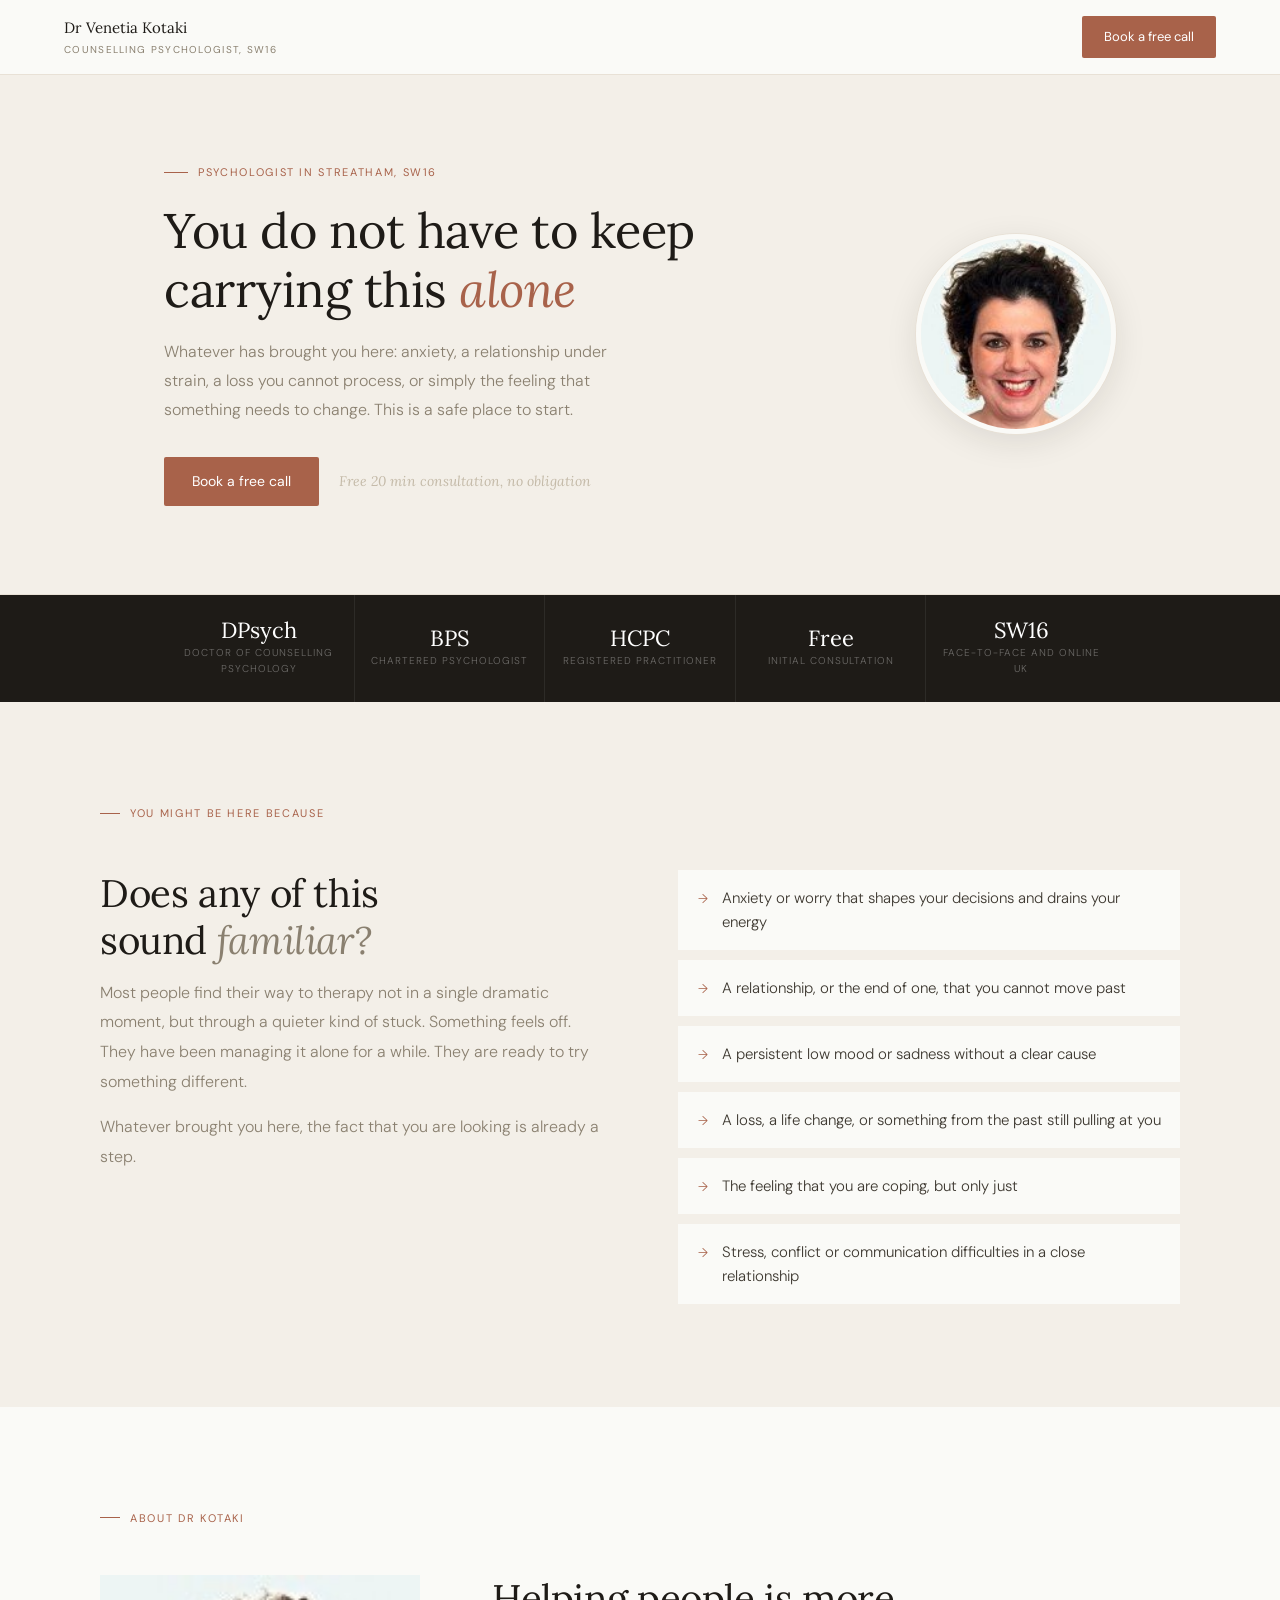
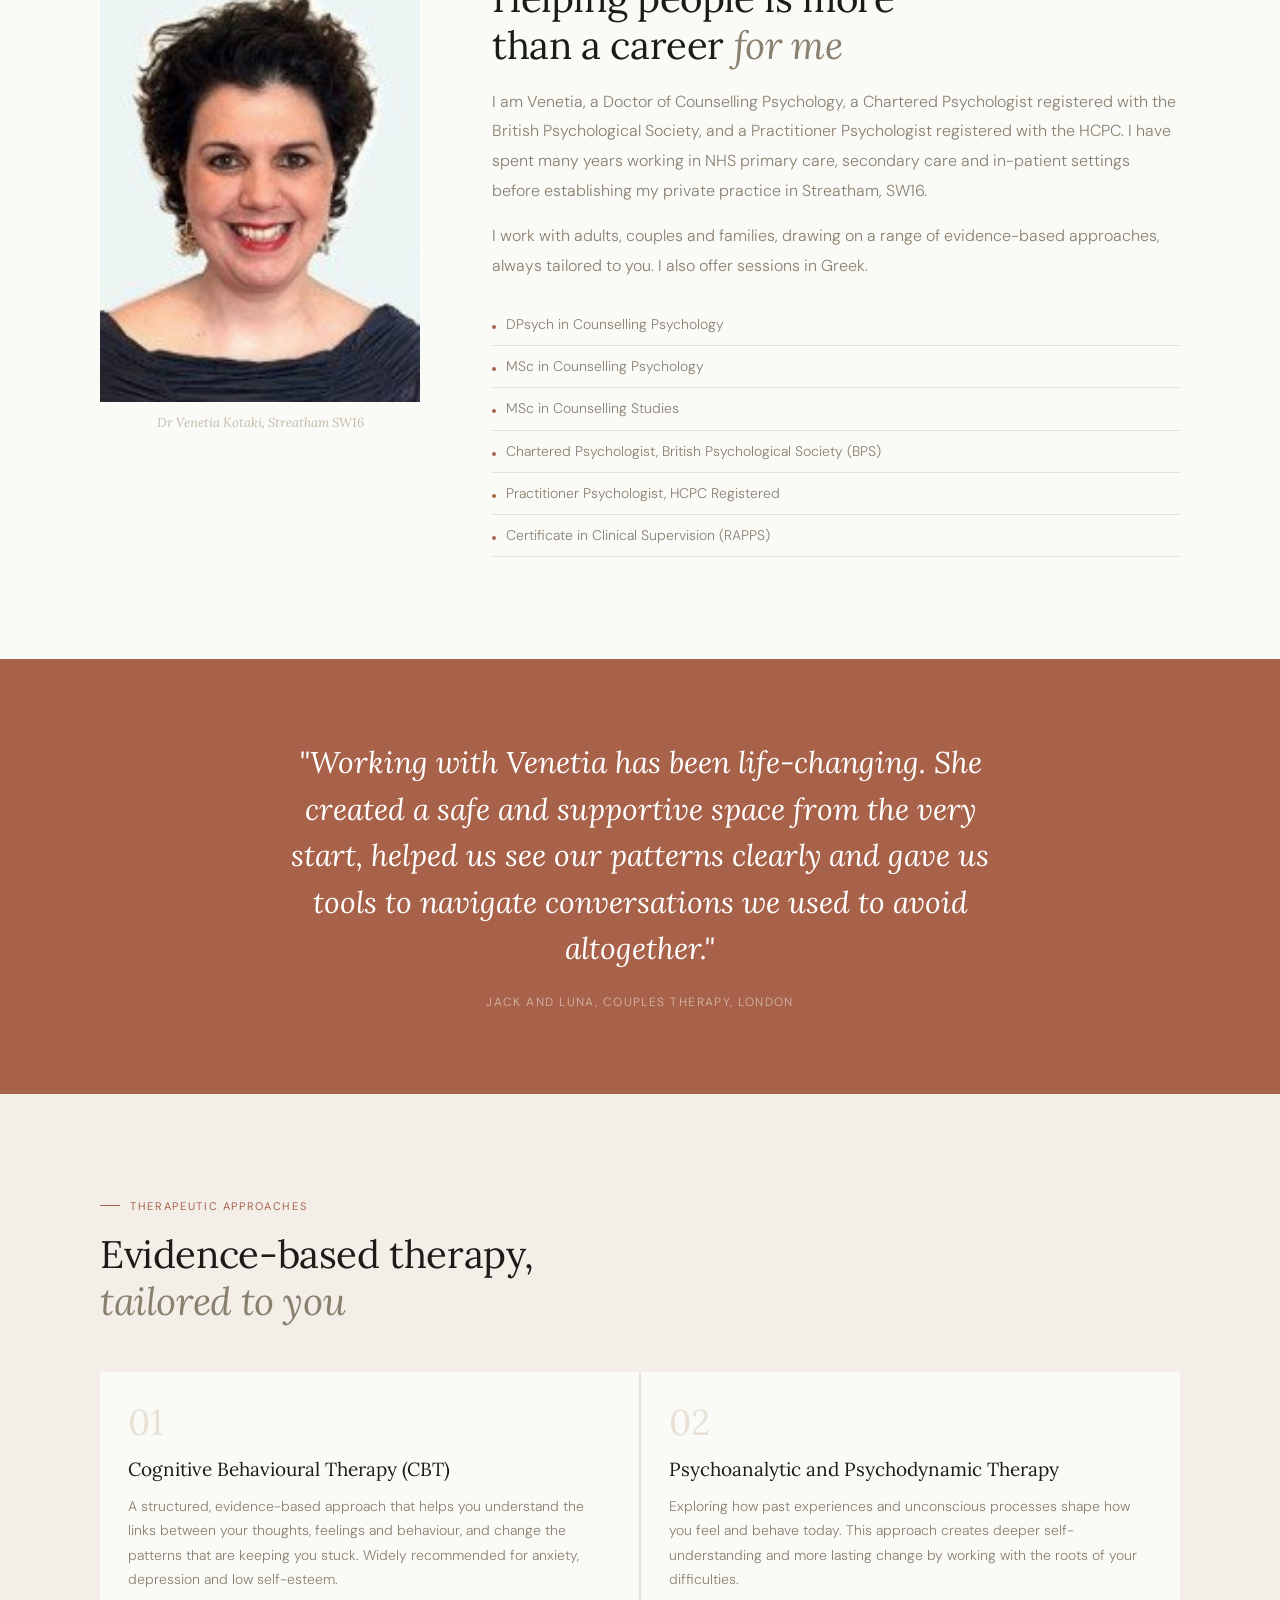
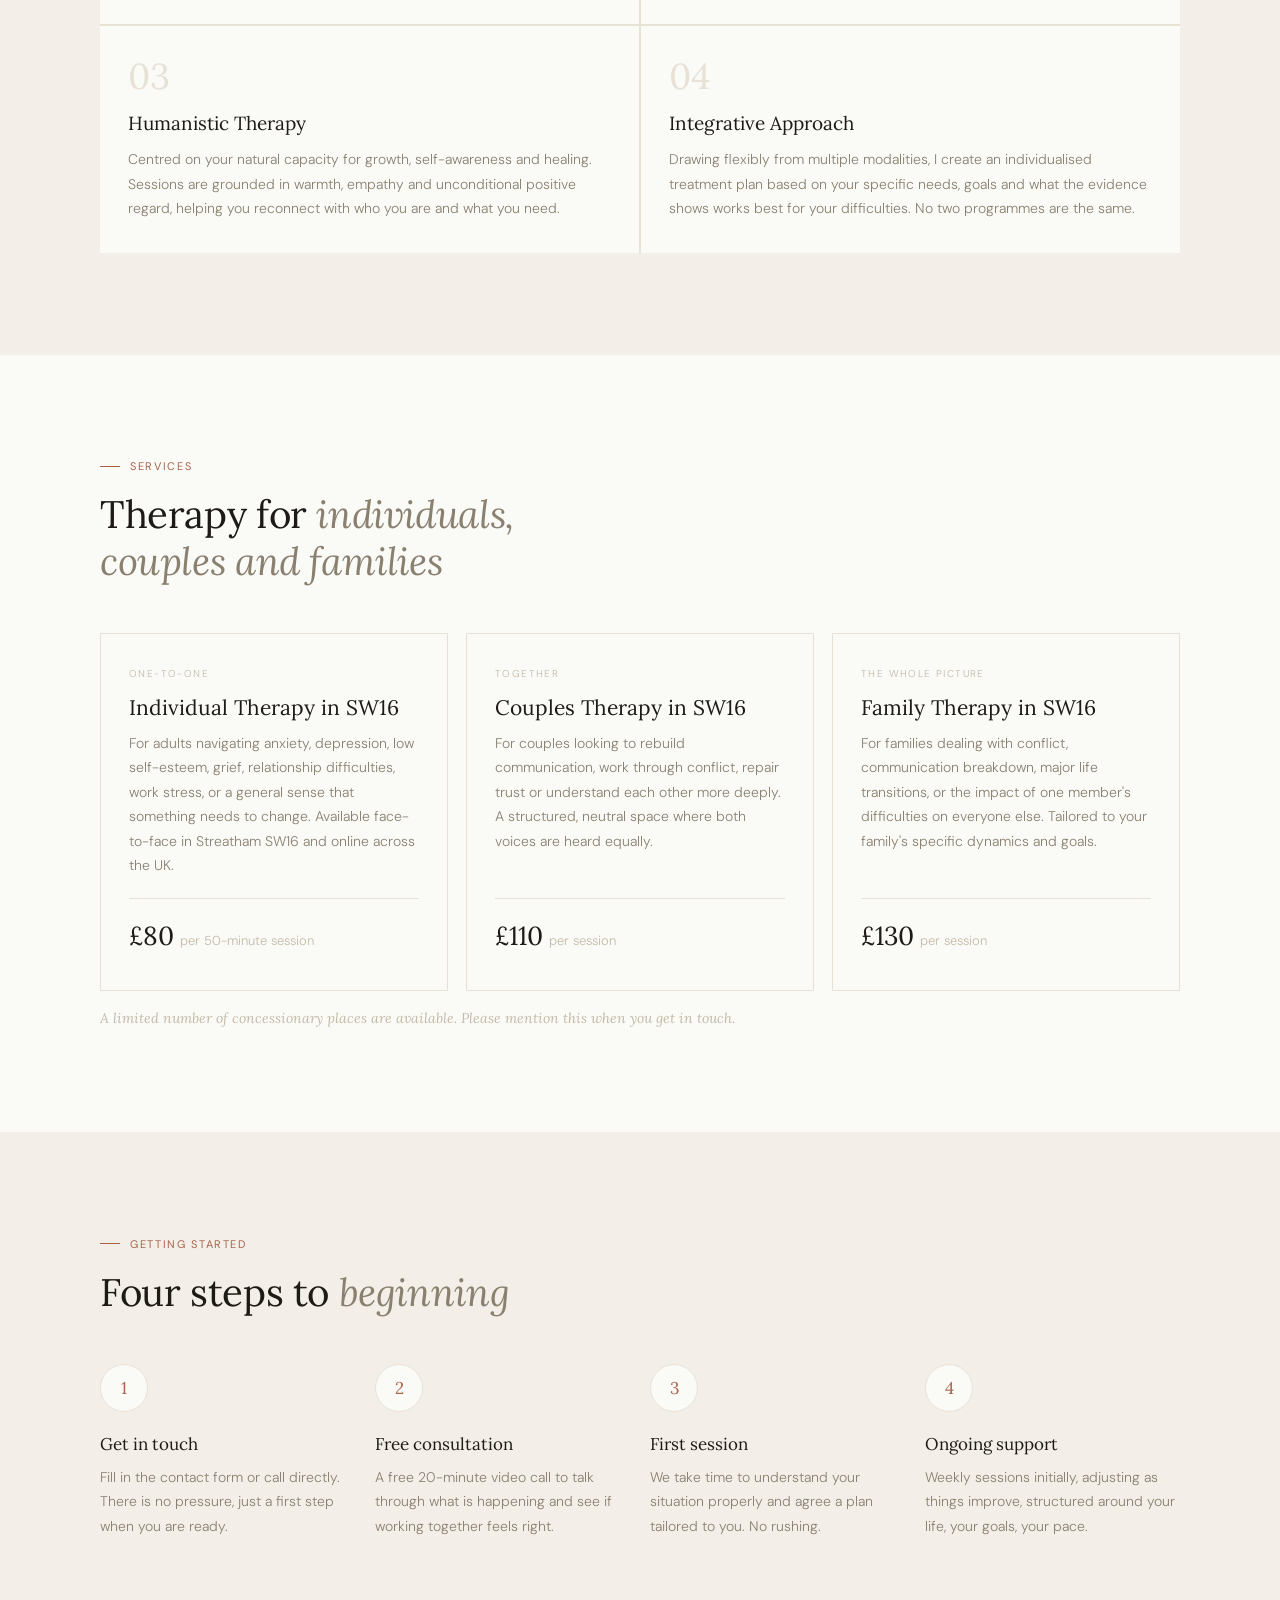
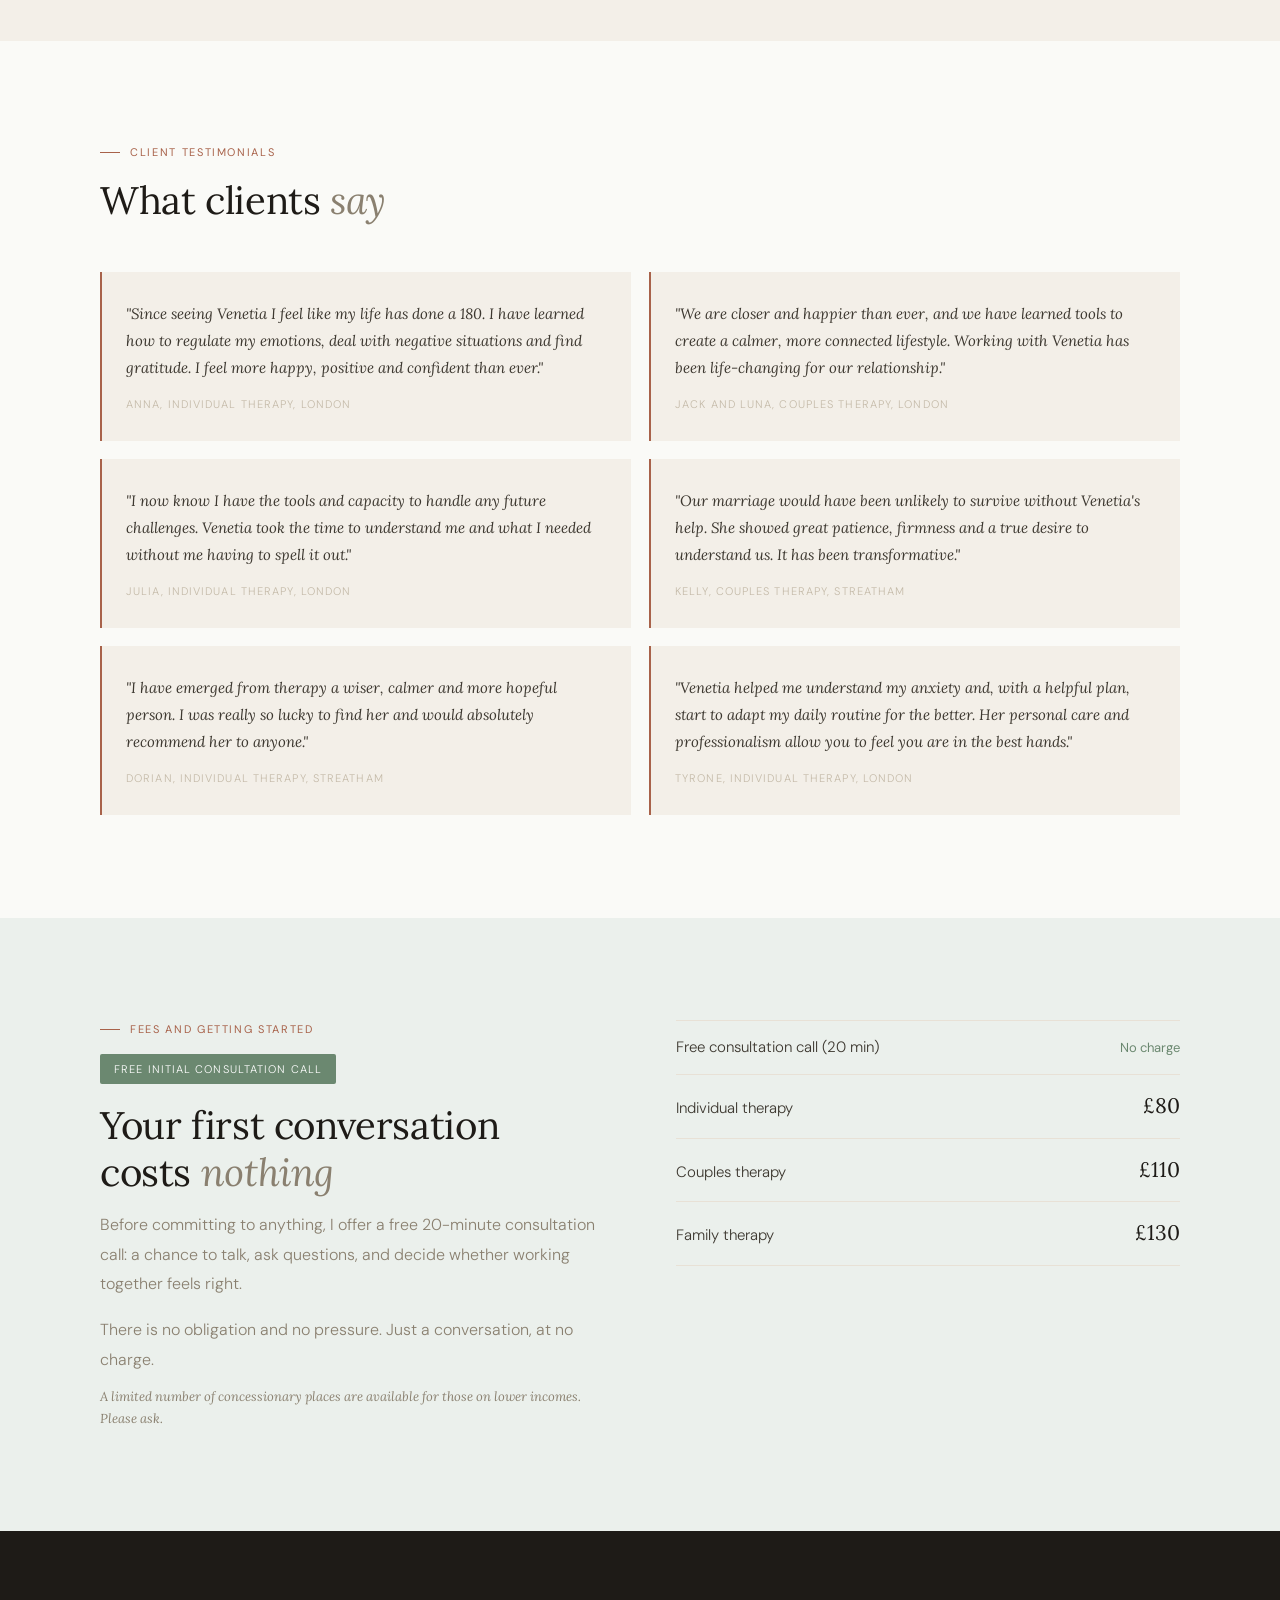
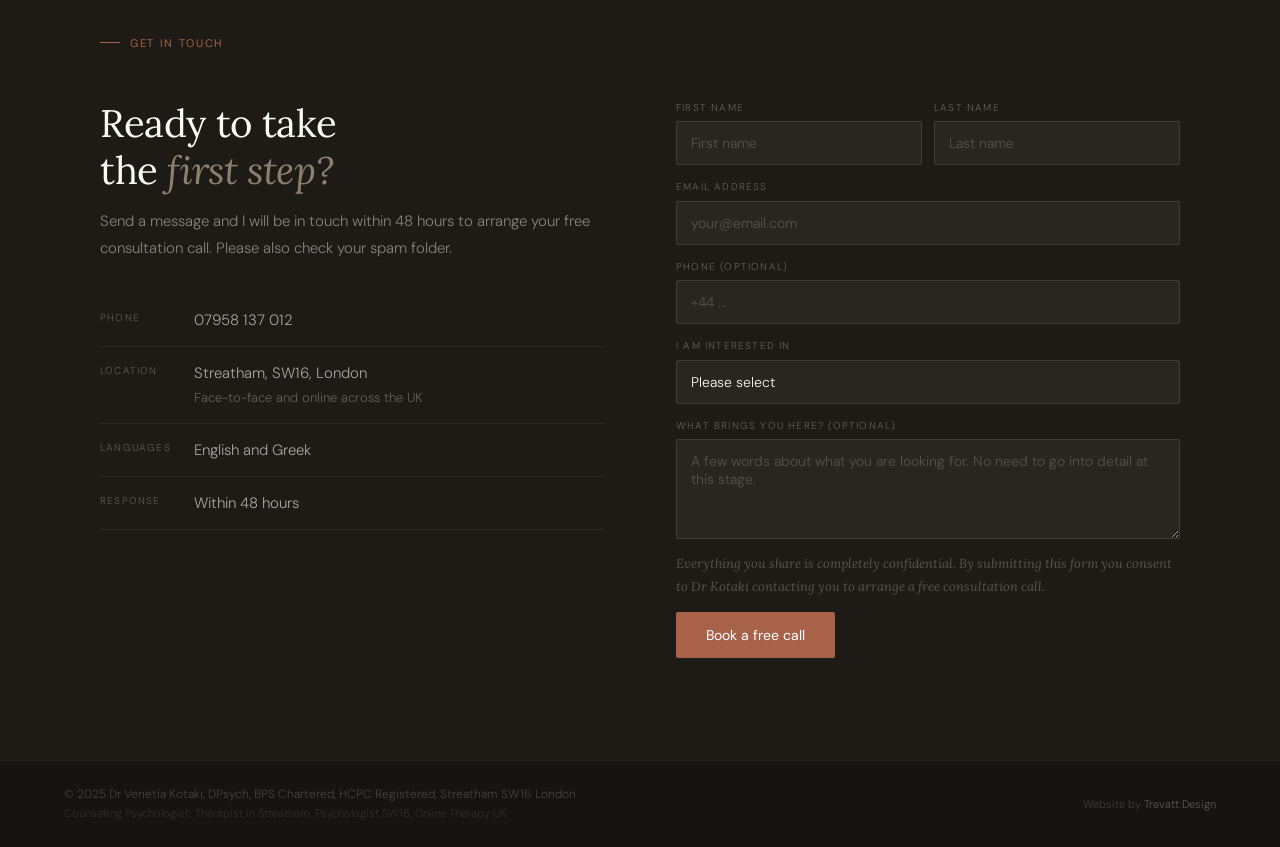
<file: venetia-kotaki/index.html>
<!DOCTYPE html>
<html lang="en">
<head>
<meta charset="UTF-8">
<meta name="viewport" content="width=device-width, initial-scale=1.0">
<title>Dr Venetia Kotaki | Psychologist in Streatham, SW16</title>
<meta name="description" content="Dr Venetia Kotaki is a Chartered Counselling Psychologist in Streatham, SW16. Individual, couples and family therapy face-to-face in SW16 and online across the UK. Free 20-minute consultation.">
<link rel="canonical" href="https://www.venetiakotaki.co.uk/">
<meta name="geo.region" content="GB-LND">
<meta name="geo.placename" content="Streatham, London SW16">
<meta property="og:title" content="Dr Venetia Kotaki | Psychologist in Streatham SW16">
<meta property="og:description" content="Chartered Counselling Psychologist in SW16. Individual, couples and family therapy. Free 20-minute consultation.">
<meta property="og:type" content="website">
<script type="application/ld+json">
{"@context":"https://schema.org","@type":"MedicalBusiness","name":"Dr Venetia Kotaki, Counselling Psychologist","description":"Chartered Counselling Psychologist offering individual, couples and family therapy in Streatham SW16 and online.","url":"https://www.venetiakotaki.co.uk","telephone":"07958137012","priceRange":"","address":{"@type":"PostalAddress","addressLocality":"Streatham","addressRegion":"London","postalCode":"SW16","addressCountry":"GB"},"hasOfferCatalog":{"@type":"OfferCatalog","name":"Therapy Services","itemListElement":[{"@type":"Offer","name":"Individual Therapy","price":"80","priceCurrency":"GBP"},{"@type":"Offer","name":"Couples Therapy","price":"110","priceCurrency":"GBP"},{"@type":"Offer","name":"Family Therapy","price":"130","priceCurrency":"GBP"}]}}
</script>
<link rel="preconnect" href="https://fonts.googleapis.com">
<link rel="preconnect" href="https://fonts.gstatic.com" crossorigin>
<link href="https://fonts.googleapis.com/css2?family=Lora:ital,wght@0,400;0,500;1,400;1,500&family=DM+Sans:opsz,wght@9..40,300;9..40,400&display=swap" rel="stylesheet">
<style>
*, *::before, *::after { box-sizing: border-box; margin: 0; padding: 0; }
:root {
  --warm-white: #FAFAF7;
  --linen:      #F3EFE8;
  --linen-mid:  #E8E1D6;
  --stone:      #C4BAA8;
  --mid:        #8A8070;
  --body:       #3D3830;
  --ink:        #1E1B17;
  --terracotta: #A8624A;
  --terra-l:    #F5EDE8;
  --terra-d:    #8A4E3A;
  --sage:       #6B8870;
  --sage-l:     #EBF0EC;
  --serif: 'Lora', Georgia, serif;
  --sans:  'DM Sans', system-ui, sans-serif;
  --max: 1080px;
  --gutter: clamp(20px, 5vw, 64px);
}
html { scroll-behavior: smooth; }
body {
  font-family: var(--sans); font-weight: 300;
  background: var(--warm-white); color: var(--ink);
  -webkit-font-smoothing: antialiased; overflow-x: hidden; line-height: 1.65;
}

/* NAV */
nav {
  position: sticky; top: 0; z-index: 200;
  display: flex; align-items: center; justify-content: space-between;
  padding: 16px var(--gutter);
  background: rgba(250,250,247,0.96);
  backdrop-filter: blur(12px);
  border-bottom: 1px solid var(--linen-mid);
}
.logo {
  font-family: var(--serif); font-size: 15px; font-weight: 400;
  color: var(--ink); text-decoration: none;
}
.logo small {
  display: block; font-family: var(--sans); font-size: 10px;
  letter-spacing: 0.13em; text-transform: uppercase;
  color: var(--mid); font-weight: 400; margin-top: 1px;
}
.nav-btn {
  font-family: var(--sans); font-size: 13px; font-weight: 400;
  background: var(--terracotta); color: #fff;
  padding: 10px 22px; text-decoration: none; border-radius: 2px;
  transition: background 0.2s;
}
.nav-btn:hover { background: var(--terra-d); }

/* HERO */
.hero {
  background: var(--linen);
  border-bottom: 1px solid var(--linen-mid);
}
.hero-inner {
  max-width: var(--max); margin: 0 auto;
  padding: clamp(52px, 7vw, 88px) var(--gutter);
  display: grid; grid-template-columns: 1fr 200px;
  gap: clamp(32px, 5vw, 64px); align-items: center;
}
.kicker {
  display: flex; align-items: center; gap: 10px;
  font-size: 11px; letter-spacing: 0.15em; text-transform: uppercase;
  color: var(--terracotta); font-weight: 400; margin-bottom: 20px;
}
.kicker-line { width: 24px; height: 1px; background: var(--terracotta); }
h1 {
  font-family: var(--serif); font-weight: 400;
  font-size: clamp(30px, 3.8vw, 50px); line-height: 1.2;
  color: var(--ink); margin-bottom: 20px; letter-spacing: -0.01em;
}
h1 em { font-style: italic; color: var(--terracotta); }
.hero-sub {
  font-size: clamp(15px, 1.4vw, 16px); line-height: 1.8;
  color: var(--mid); max-width: 480px; margin-bottom: 32px;
}
.hero-cta-wrap { display: flex; align-items: center; gap: 20px; flex-wrap: wrap; }
.btn {
  display: inline-block; font-size: 14px; font-weight: 400;
  background: var(--terracotta); color: #fff;
  padding: 13px 28px; text-decoration: none; border-radius: 2px;
  transition: background 0.2s;
}
.btn:hover { background: var(--terra-d); }
.hero-note {
  font-family: var(--serif); font-style: italic; font-size: 14px; color: var(--stone);
}
.hero-photo {
  width: 200px; height: 200px; border-radius: 50%;
  object-fit: cover; object-position: center 10%;
  border: 5px solid var(--warm-white);
  box-shadow: 0 0 0 1px var(--linen-mid), 0 8px 32px rgba(30,27,23,0.1);
  display: block; flex-shrink: 0;
}

/* PROOF BAR */
.proof-bar { background: var(--ink); }
.proof-bar-inner {
  max-width: var(--max); margin: 0 auto;
  display: flex; align-items: stretch; padding: 0 var(--gutter);
}
.proof-item {
  flex: 1; display: flex; flex-direction: column;
  align-items: center; justify-content: center;
  padding: 24px 12px; text-align: center; gap: 4px;
  border-right: 1px solid rgba(255,255,255,0.07);
}
.proof-item:last-child { border-right: none; }
.proof-num { font-family: var(--serif); font-size: 22px; color: #fff; line-height: 1; }
.proof-label { font-size: 10px; letter-spacing: 0.1em; text-transform: uppercase; color: rgba(255,255,255,0.35); }

/* SECTIONS */
.section { padding: clamp(56px, 8vw, 104px) var(--gutter); }
.container { max-width: var(--max); margin: 0 auto; }
.label {
  font-size: 11px; letter-spacing: 0.15em; text-transform: uppercase;
  color: var(--terracotta); font-weight: 400;
  display: flex; align-items: center; gap: 10px; margin-bottom: 16px;
}
.label::before { content: ''; width: 20px; height: 1px; background: var(--terracotta); }
h2 {
  font-family: var(--serif); font-weight: 400;
  font-size: clamp(26px, 3vw, 40px); line-height: 1.22;
  color: var(--ink); letter-spacing: -0.01em;
}
h2 em { font-style: italic; color: var(--mid); }
.prose { font-size: 16px; line-height: 1.85; color: var(--mid); font-weight: 300; }
.prose p + p { margin-top: 1em; }

/* RECOGNITION */
.recognition { background: var(--linen); }
.recognition-grid {
  display: grid; grid-template-columns: 1fr 1fr;
  gap: clamp(36px, 6vw, 80px); align-items: start; margin-top: 48px;
}
.recognition-list { list-style: none; display: flex; flex-direction: column; gap: 10px; }
.recognition-item {
  display: flex; gap: 14px; align-items: flex-start;
  background: var(--warm-white); padding: 16px 18px;
  border-left: 2px solid transparent; transition: border-color 0.2s;
}
.recognition-item:hover { border-color: var(--terracotta); }
.ri-arrow { color: var(--terracotta); flex-shrink: 0; font-size: 13px; margin-top: 2px; }
.recognition-item p { font-size: 15px; color: var(--body); line-height: 1.6; }

/* ABOUT */
.about-section { background: var(--warm-white); }
.about-grid {
  display: grid; grid-template-columns: 320px 1fr;
  gap: clamp(36px, 6vw, 72px); align-items: start; margin-top: 48px;
}
.about-img-wrap { position: relative; }
.about-img-wrap img { width: 100%; display: block; filter: saturate(0.92); }
.about-img-cap { margin-top: 10px; font-family: var(--serif); font-style: italic; font-size: 13px; color: var(--stone); text-align: center; }
.quals { list-style: none; margin-top: 24px; display: flex; flex-direction: column; }
.qual {
  display: flex; align-items: baseline; gap: 10px;
  font-size: 14px; color: var(--mid); padding: 9px 0;
  border-bottom: 1px solid var(--linen-mid);
}
.qual-dot { width: 4px; height: 4px; border-radius: 50%; background: var(--terracotta); flex-shrink: 0; margin-top: 5px; }

/* PULL QUOTE */
.pullquote { background: var(--terracotta); padding: clamp(52px, 7vw, 80px) var(--gutter); text-align: center; }
.pullquote blockquote {
  font-family: var(--serif); font-style: italic; font-weight: 400;
  font-size: clamp(19px, 2.4vw, 30px); line-height: 1.55;
  color: #fff; max-width: 720px; margin: 0 auto 16px;
}
.pullquote cite { font-size: 12px; letter-spacing: 0.12em; text-transform: uppercase; color: rgba(255,255,255,0.55); font-style: normal; }

/* APPROACHES */
.approaches { background: var(--linen); }
.approaches-grid {
  display: grid; grid-template-columns: repeat(2, 1fr);
  gap: 2px; background: var(--linen-mid); margin-top: 48px;
}
.approach-card {
  background: var(--warm-white); padding: 32px 28px;
  position: relative; overflow: hidden; transition: background 0.2s;
}
.approach-card::after {
  content: ''; position: absolute; bottom: 0; left: 0; right: 0; height: 2px;
  background: var(--terracotta); transform: scaleX(0); transform-origin: left; transition: transform 0.25s;
}
.approach-card:hover { background: var(--terra-l); }
.approach-card:hover::after { transform: scaleX(1); }
.approach-num { font-family: var(--serif); font-size: 36px; color: var(--linen-mid); line-height: 1; margin-bottom: 14px; }
.approach-card h3 { font-family: var(--serif); font-size: 19px; font-weight: 400; color: var(--ink); margin-bottom: 8px; }
.approach-card p { font-size: 14px; color: var(--mid); line-height: 1.75; }

/* SERVICES */
.services { background: var(--warm-white); }
.services-grid { display: grid; grid-template-columns: repeat(3, 1fr); gap: 18px; margin-top: 48px; }
.service-card {
  border: 1px solid var(--linen-mid); padding: 32px 28px;
  display: flex; flex-direction: column; transition: border-color 0.2s, box-shadow 0.2s;
}
.service-card:hover { border-color: var(--terracotta); box-shadow: 0 4px 20px rgba(168,98,74,0.08); }
.service-tag { font-size: 10px; letter-spacing: 0.14em; text-transform: uppercase; color: var(--stone); margin-bottom: 12px; }
.service-card h3 { font-family: var(--serif); font-size: 21px; font-weight: 400; color: var(--ink); margin-bottom: 10px; line-height: 1.25; }
.service-card p { font-size: 14px; color: var(--mid); line-height: 1.75; flex: 1; margin-bottom: 20px; }
.service-fee { display: flex; align-items: baseline; gap: 6px; border-top: 1px solid var(--linen-mid); padding-top: 16px; }
.fee-amount { font-family: var(--serif); font-size: 26px; color: var(--ink); }
.fee-unit { font-size: 13px; color: var(--stone); }

/* HOW IT WORKS */
.how { background: var(--linen); }
.how-steps { display: grid; grid-template-columns: repeat(4, 1fr); gap: 20px; margin-top: 48px; }
.step-num {
  width: 48px; height: 48px; border-radius: 50%;
  background: var(--warm-white); border: 1px solid var(--linen-mid);
  display: flex; align-items: center; justify-content: center;
  font-family: var(--serif); font-size: 17px; color: var(--terracotta);
  margin-bottom: 18px;
}
.how-step h3 { font-family: var(--serif); font-size: 17px; font-weight: 400; color: var(--ink); margin-bottom: 7px; }
.how-step p { font-size: 14px; color: var(--mid); line-height: 1.75; }

/* TESTIMONIALS */
.testimonials { background: var(--warm-white); }
.testimonials-grid { display: grid; grid-template-columns: 1fr 1fr; gap: 18px; margin-top: 48px; }
.tcard { background: var(--linen); padding: 28px 24px; border-left: 2px solid var(--terracotta); }
.tcard-quote { font-family: var(--serif); font-style: italic; font-size: 15px; line-height: 1.8; color: var(--body); margin-bottom: 14px; }
.tcard-author { font-size: 11px; letter-spacing: 0.1em; text-transform: uppercase; color: var(--stone); }

/* FEES */
.fees { background: var(--sage-l); }
.fees-inner { display: grid; grid-template-columns: 1fr 1fr; gap: clamp(36px, 6vw, 72px); align-items: start; }
.free-badge {
  display: inline-flex; align-items: center; gap: 7px;
  background: var(--sage); color: #fff;
  font-size: 11px; letter-spacing: 0.1em; text-transform: uppercase;
  padding: 6px 14px; border-radius: 2px; margin-bottom: 18px;
}
.fees-copy h2 { margin-bottom: 14px; }
.concession-note { font-family: var(--serif); font-style: italic; font-size: 13px; color: var(--mid); margin-top: 12px; }
.fee-table { margin-top: 0; }
.fee-row {
  display: flex; justify-content: space-between; align-items: baseline;
  padding: 14px 0; border-bottom: 1px solid var(--linen-mid);
}
.fee-row:first-child { border-top: 1px solid var(--linen-mid); }
.fee-name { font-size: 15px; color: var(--body); }
.fee-price { font-family: var(--serif); font-size: 21px; color: var(--ink); }
.fee-price.gratis { font-family: var(--sans); font-size: 13px; color: var(--sage); font-weight: 400; }

/* CONTACT */
.contact { background: var(--ink); }
.contact .label { color: var(--terracotta); }
.contact .label::before { background: var(--terracotta); }
.contact-grid { display: grid; grid-template-columns: 1fr 1fr; gap: clamp(36px, 6vw, 72px); margin-top: 48px; align-items: start; }
.contact-left h2 { color: var(--warm-white); margin-bottom: 14px; }
.contact-blurb { font-size: 15px; color: rgba(255,255,255,0.45); line-height: 1.8; margin-bottom: 32px; }
.cd-row { display: flex; gap: 14px; padding: 14px 0; border-bottom: 1px solid rgba(255,255,255,0.07); }
.cd-label { font-size: 10px; letter-spacing: 0.12em; text-transform: uppercase; color: rgba(255,255,255,0.28); min-width: 80px; padding-top: 2px; flex-shrink: 0; }
.cd-value { font-size: 15px; color: rgba(255,255,255,0.6); line-height: 1.6; }
.cd-value a { color: rgba(255,255,255,0.6); text-decoration: none; }
.cd-value a:hover { color: #fff; }

/* FORM */
.form { display: flex; flex-direction: column; gap: 14px; }
.form-row { display: grid; grid-template-columns: 1fr 1fr; gap: 12px; }
.field { display: flex; flex-direction: column; gap: 5px; }
.field label { font-size: 10px; letter-spacing: 0.12em; text-transform: uppercase; color: rgba(255,255,255,0.3); }
.field input, .field textarea, .field select {
  background: rgba(255,255,255,0.05); border: 1px solid rgba(255,255,255,0.1);
  color: var(--warm-white); padding: 12px 14px;
  font-family: var(--sans); font-size: 14px; font-weight: 300;
  outline: none; border-radius: 2px; transition: border-color 0.2s; -webkit-appearance: none;
}
.field input::placeholder, .field textarea::placeholder { color: rgba(255,255,255,0.2); }
.field input:focus, .field textarea:focus, .field select:focus { border-color: var(--terracotta); }
.field textarea { min-height: 100px; resize: vertical; }
.field select option { background: #1e1b17; }
.form-privacy { font-family: var(--serif); font-style: italic; font-size: 13px; color: rgba(255,255,255,0.25); line-height: 1.7; }
.btn-submit {
  align-self: flex-start; background: var(--terracotta); color: #fff; border: none;
  padding: 14px 30px; font-family: var(--sans); font-size: 14px; font-weight: 400;
  cursor: pointer; border-radius: 2px; transition: background 0.2s;
}
.btn-submit:hover { background: var(--terra-d); }
.btn-submit:disabled { background: var(--sage); cursor: default; }

/* FOOTER */
footer {
  background: #161410; border-top: 1px solid rgba(255,255,255,0.06);
  padding: 24px var(--gutter);
  display: flex; align-items: center; justify-content: space-between; flex-wrap: wrap; gap: 10px;
}
.footer-left { font-size: 12px; color: rgba(255,255,255,0.2); line-height: 1.6; }
.footer-right { font-size: 11px; color: rgba(255,255,255,0.18); }
.footer-right a { color: rgba(255,255,255,0.3); text-decoration: none; }

/* RESPONSIVE */
@media (max-width: 860px) {
  .hero-inner { grid-template-columns: 1fr; text-align: center; }
  .hero-photo { margin: 0 auto; }
  .kicker { justify-content: center; }
  .hero-cta-wrap { justify-content: center; }
  .hero-sub { margin-left: auto; margin-right: auto; }
  .proof-bar-inner { flex-wrap: wrap; }
  .proof-item { min-width: 50%; }
  .recognition-grid, .about-grid, .fees-inner, .contact-grid { grid-template-columns: 1fr; }
  .about-img-wrap { max-width: 280px; }
  .approaches-grid, .services-grid { grid-template-columns: 1fr; }
  .how-steps { grid-template-columns: 1fr 1fr; }
  .testimonials-grid { grid-template-columns: 1fr; }
  .form-row { grid-template-columns: 1fr; }
}

/* ANIMATIONS */
@keyframes rise { from { opacity:0; transform:translateY(18px); } to { opacity:1; transform:translateY(0); } }
.hero-inner > * { animation: rise 0.6s ease both; }
.hero-inner > *:nth-child(1) { animation-delay: 0.05s; }
.hero-inner > *:nth-child(2) { animation-delay: 0.2s; }
.fade { opacity: 0; transform: translateY(14px); transition: opacity 0.5s ease, transform 0.5s ease; }
.fade.in { opacity: 1; transform: translateY(0); }
</style>
</head>
<body>

<!-- NAV -->
<nav>
  <a class="logo" href="#">
    Dr Venetia Kotaki
    <small>Counselling Psychologist, SW16</small>
  </a>
  <a class="nav-btn" href="#contact">Book a free call</a>
</nav>

<!-- HERO -->
<section class="hero">
  <div class="hero-inner">
    <div class="hero-left">
      <div class="kicker"><span class="kicker-line"></span>Psychologist in Streatham, SW16</div>
      <h1>You do not have to keep<br>carrying this <em>alone</em></h1>
      <p class="hero-sub">Whatever has brought you here: anxiety, a relationship under strain, a loss you cannot process, or simply the feeling that something needs to change. This is a safe place to start.</p>
      <div class="hero-cta-wrap">
        <a class="btn" href="#contact">Book a free call</a>
        <span class="hero-note">Free 20 min consultation, no obligation</span>
      </div>
    </div>
    <img class="hero-photo" src="[data-uri]" alt="Dr Venetia Kotaki, Counselling Psychologist in Streatham SW16" loading="eager">
  </div>
</section>

<!-- PROOF BAR -->
<div class="proof-bar">
  <div class="proof-bar-inner">
    <div class="proof-item"><div class="proof-num">DPsych</div><div class="proof-label">Doctor of Counselling Psychology</div></div>
    <div class="proof-item"><div class="proof-num">BPS</div><div class="proof-label">Chartered Psychologist</div></div>
    <div class="proof-item"><div class="proof-num">HCPC</div><div class="proof-label">Registered Practitioner</div></div>
    <div class="proof-item"><div class="proof-num">Free</div><div class="proof-label">Initial consultation</div></div>
    <div class="proof-item"><div class="proof-num">SW16</div><div class="proof-label">Face-to-face and online UK</div></div>
  </div>
</div>

<!-- RECOGNITION -->
<section class="section recognition" id="help">
  <div class="container">
    <div class="label">You might be here because</div>
    <div class="recognition-grid">
      <div class="recognition-copy fade">
        <h2>Does any of this<br>sound <em>familiar?</em></h2>
        <div class="prose" style="margin-top:14px">
          <p>Most people find their way to therapy not in a single dramatic moment, but through a quieter kind of stuck. Something feels off. They have been managing it alone for a while. They are ready to try something different.</p>
          <p>Whatever brought you here, the fact that you are looking is already a step.</p>
        </div>
      </div>
      <ul class="recognition-list fade">
        <li class="recognition-item"><span class="ri-arrow">&#8594;</span><p>Anxiety or worry that shapes your decisions and drains your energy</p></li>
        <li class="recognition-item"><span class="ri-arrow">&#8594;</span><p>A relationship, or the end of one, that you cannot move past</p></li>
        <li class="recognition-item"><span class="ri-arrow">&#8594;</span><p>A persistent low mood or sadness without a clear cause</p></li>
        <li class="recognition-item"><span class="ri-arrow">&#8594;</span><p>A loss, a life change, or something from the past still pulling at you</p></li>
        <li class="recognition-item"><span class="ri-arrow">&#8594;</span><p>The feeling that you are coping, but only just</p></li>
        <li class="recognition-item"><span class="ri-arrow">&#8594;</span><p>Stress, conflict or communication difficulties in a close relationship</p></li>
      </ul>
    </div>
  </div>
</section>

<!-- ABOUT -->
<section class="section about-section" id="about">
  <div class="container">
    <div class="label">About Dr Kotaki</div>
    <div class="about-grid">
      <div class="about-img-wrap fade">
        <img src="[data-uri]" alt="Dr Venetia Kotaki, Counselling Psychologist in Streatham SW16">
        <p class="about-img-cap">Dr Venetia Kotaki, Streatham SW16</p>
      </div>
      <div class="fade">
        <h2>Helping people is more<br>than a career <em>for me</em></h2>
        <div class="prose" style="margin-top:18px">
          <p>I am Venetia, a Doctor of Counselling Psychology, a Chartered Psychologist registered with the British Psychological Society, and a Practitioner Psychologist registered with the HCPC. I have spent many years working in NHS primary care, secondary care and in-patient settings before establishing my private practice in Streatham, SW16.</p>
          <p>I work with adults, couples and families, drawing on a range of evidence-based approaches, always tailored to you. I also offer sessions in Greek.</p>
        </div>
        <ul class="quals">
          <li class="qual"><span class="qual-dot"></span>DPsych in Counselling Psychology</li>
          <li class="qual"><span class="qual-dot"></span>MSc in Counselling Psychology</li>
          <li class="qual"><span class="qual-dot"></span>MSc in Counselling Studies</li>
          <li class="qual"><span class="qual-dot"></span>Chartered Psychologist, British Psychological Society (BPS)</li>
          <li class="qual"><span class="qual-dot"></span>Practitioner Psychologist, HCPC Registered</li>
          <li class="qual"><span class="qual-dot"></span>Certificate in Clinical Supervision (RAPPS)</li>
        </ul>
      </div>
    </div>
  </div>
</section>

<!-- PULL QUOTE -->
<div class="pullquote">
  <div class="container">
    <blockquote>"Working with Venetia has been life-changing. She created a safe and supportive space from the very start, helped us see our patterns clearly and gave us tools to navigate conversations we used to avoid altogether."</blockquote>
    <cite>Jack and Luna, Couples Therapy, London</cite>
  </div>
</div>

<!-- APPROACHES -->
<section class="section approaches" id="approach">
  <div class="container">
    <div class="label">Therapeutic approaches</div>
    <h2>Evidence-based therapy,<br><em>tailored to you</em></h2>
    <div class="approaches-grid fade">
      <div class="approach-card">
        <div class="approach-num">01</div>
        <h3>Cognitive Behavioural Therapy (CBT)</h3>
        <p>A structured, evidence-based approach that helps you understand the links between your thoughts, feelings and behaviour, and change the patterns that are keeping you stuck. Widely recommended for anxiety, depression and low self-esteem.</p>
      </div>
      <div class="approach-card">
        <div class="approach-num">02</div>
        <h3>Psychoanalytic and Psychodynamic Therapy</h3>
        <p>Exploring how past experiences and unconscious processes shape how you feel and behave today. This approach creates deeper self-understanding and more lasting change by working with the roots of your difficulties.</p>
      </div>
      <div class="approach-card">
        <div class="approach-num">03</div>
        <h3>Humanistic Therapy</h3>
        <p>Centred on your natural capacity for growth, self-awareness and healing. Sessions are grounded in warmth, empathy and unconditional positive regard, helping you reconnect with who you are and what you need.</p>
      </div>
      <div class="approach-card">
        <div class="approach-num">04</div>
        <h3>Integrative Approach</h3>
        <p>Drawing flexibly from multiple modalities, I create an individualised treatment plan based on your specific needs, goals and what the evidence shows works best for your difficulties. No two programmes are the same.</p>
      </div>
    </div>
  </div>
</section>

<!-- SERVICES -->
<section class="section services" id="services">
  <div class="container">
    <div class="label">Services</div>
    <h2>Therapy for <em>individuals,<br>couples and families</em></h2>
    <div class="services-grid fade">
      <article class="service-card">
        <div class="service-tag">One-to-one</div>
        <h3>Individual Therapy in SW16</h3>
        <p>For adults navigating anxiety, depression, low self-esteem, grief, relationship difficulties, work stress, or a general sense that something needs to change. Available face-to-face in Streatham SW16 and online across the UK.</p>
        <div class="service-fee"><span class="fee-amount">&pound;80</span><span class="fee-unit">per 50-minute session</span></div>
      </article>
      <article class="service-card">
        <div class="service-tag">Together</div>
        <h3>Couples Therapy in SW16</h3>
        <p>For couples looking to rebuild communication, work through conflict, repair trust or understand each other more deeply. A structured, neutral space where both voices are heard equally.</p>
        <div class="service-fee"><span class="fee-amount">&pound;110</span><span class="fee-unit">per session</span></div>
      </article>
      <article class="service-card">
        <div class="service-tag">The whole picture</div>
        <h3>Family Therapy in SW16</h3>
        <p>For families dealing with conflict, communication breakdown, major life transitions, or the impact of one member's difficulties on everyone else. Tailored to your family's specific dynamics and goals.</p>
        <div class="service-fee"><span class="fee-amount">&pound;130</span><span class="fee-unit">per session</span></div>
      </article>
    </div>
    <p style="margin-top:16px;font-family:var(--serif);font-style:italic;font-size:14px;color:var(--stone)">A limited number of concessionary places are available. Please mention this when you get in touch.</p>
  </div>
</section>

<!-- HOW IT WORKS -->
<section class="section how">
  <div class="container">
    <div class="label">Getting started</div>
    <h2>Four steps to <em>beginning</em></h2>
    <div class="how-steps fade">
      <div class="how-step">
        <div class="step-num">1</div>
        <h3>Get in touch</h3>
        <p>Fill in the contact form or call directly. There is no pressure, just a first step when you are ready.</p>
      </div>
      <div class="how-step">
        <div class="step-num">2</div>
        <h3>Free consultation</h3>
        <p>A free 20-minute video call to talk through what is happening and see if working together feels right.</p>
      </div>
      <div class="how-step">
        <div class="step-num">3</div>
        <h3>First session</h3>
        <p>We take time to understand your situation properly and agree a plan tailored to you. No rushing.</p>
      </div>
      <div class="how-step">
        <div class="step-num">4</div>
        <h3>Ongoing support</h3>
        <p>Weekly sessions initially, adjusting as things improve, structured around your life, your goals, your pace.</p>
      </div>
    </div>
  </div>
</section>

<!-- TESTIMONIALS -->
<section class="section testimonials" id="testimonials">
  <div class="container">
    <div class="label">Client testimonials</div>
    <h2>What clients <em>say</em></h2>
    <div class="testimonials-grid fade">
      <div class="tcard">
        <p class="tcard-quote">"Since seeing Venetia I feel like my life has done a 180. I have learned how to regulate my emotions, deal with negative situations and find gratitude. I feel more happy, positive and confident than ever."</p>
        <div class="tcard-author">Anna, Individual Therapy, London</div>
      </div>
      <div class="tcard">
        <p class="tcard-quote">"We are closer and happier than ever, and we have learned tools to create a calmer, more connected lifestyle. Working with Venetia has been life-changing for our relationship."</p>
        <div class="tcard-author">Jack and Luna, Couples Therapy, London</div>
      </div>
      <div class="tcard">
        <p class="tcard-quote">"I now know I have the tools and capacity to handle any future challenges. Venetia took the time to understand me and what I needed without me having to spell it out."</p>
        <div class="tcard-author">Julia, Individual Therapy, London</div>
      </div>
      <div class="tcard">
        <p class="tcard-quote">"Our marriage would have been unlikely to survive without Venetia's help. She showed great patience, firmness and a true desire to understand us. It has been transformative."</p>
        <div class="tcard-author">Kelly, Couples Therapy, Streatham</div>
      </div>
      <div class="tcard">
        <p class="tcard-quote">"I have emerged from therapy a wiser, calmer and more hopeful person. I was really so lucky to find her and would absolutely recommend her to anyone."</p>
        <div class="tcard-author">Dorian, Individual Therapy, Streatham</div>
      </div>
      <div class="tcard">
        <p class="tcard-quote">"Venetia helped me understand my anxiety and, with a helpful plan, start to adapt my daily routine for the better. Her personal care and professionalism allow you to feel you are in the best hands."</p>
        <div class="tcard-author">Tyrone, Individual Therapy, London</div>
      </div>
    </div>
  </div>
</section>

<!-- FEES -->
<section class="section fees" id="fees">
  <div class="container">
    <div class="fees-inner fade">
      <div class="fees-copy">
        <div class="label">Fees and getting started</div>
        <div class="free-badge">Free initial consultation call</div>
        <h2>Your first conversation<br>costs <em>nothing</em></h2>
        <div class="prose" style="margin-top:14px">
          <p>Before committing to anything, I offer a free 20-minute consultation call: a chance to talk, ask questions, and decide whether working together feels right.</p>
          <p>There is no obligation and no pressure. Just a conversation, at no charge.</p>
        </div>
        <p class="concession-note">A limited number of concessionary places are available for those on lower incomes. Please ask.</p>
      </div>
      <div class="fee-table">
        <div class="fee-row"><span class="fee-name">Free consultation call (20 min)</span><span class="fee-price gratis">No charge</span></div>
        <div class="fee-row"><span class="fee-name">Individual therapy</span><span class="fee-price">&pound;80</span></div>
        <div class="fee-row"><span class="fee-name">Couples therapy</span><span class="fee-price">&pound;110</span></div>
        <div class="fee-row"><span class="fee-name">Family therapy</span><span class="fee-price">&pound;130</span></div>
      </div>
    </div>
  </div>
</section>

<!-- CONTACT -->
<section class="section contact" id="contact">
  <div class="container">
    <div class="label">Get in touch</div>
    <div class="contact-grid">
      <div class="contact-left fade">
        <h2>Ready to take<br>the <em>first step?</em></h2>
        <p class="contact-blurb">Send a message and I will be in touch within 48 hours to arrange your free consultation call. Please also check your spam folder.</p>
        <div>
          <div class="cd-row"><span class="cd-label">Phone</span><span class="cd-value"><a href="tel:07958137012">07958 137 012</a></span></div>
          <div class="cd-row"><span class="cd-label">Location</span><span class="cd-value">Streatham, SW16, London<br><span style="font-size:13px;color:rgba(255,255,255,0.3)">Face-to-face and online across the UK</span></span></div>
          <div class="cd-row"><span class="cd-label">Languages</span><span class="cd-value">English and Greek</span></div>
          <div class="cd-row"><span class="cd-label">Response</span><span class="cd-value">Within 48 hours</span></div>
        </div>
      </div>
      <div class="fade">
        <form class="form" id="contact-form" novalidate>
          <div class="form-row">
            <div class="field"><label for="fname">First name</label><input type="text" id="fname" placeholder="First name" required></div>
            <div class="field"><label for="lname">Last name</label><input type="text" id="lname" placeholder="Last name" required></div>
          </div>
          <div class="field"><label for="email">Email address</label><input type="email" id="email" placeholder="your@email.com" required></div>
          <div class="field"><label for="phone">Phone (optional)</label><input type="tel" id="phone" placeholder="+44 ..."></div>
          <div class="field">
            <label for="service">I am interested in</label>
            <select id="service" required>
              <option value="" disabled selected>Please select</option>
              <option>Individual therapy</option>
              <option>Couples therapy</option>
              <option>Family therapy</option>
              <option>Not sure yet</option>
            </select>
          </div>
          <div class="field"><label for="message">What brings you here? (optional)</label><textarea id="message" placeholder="A few words about what you are looking for. No need to go into detail at this stage."></textarea></div>
          <p class="form-privacy">Everything you share is completely confidential. By submitting this form you consent to Dr Kotaki contacting you to arrange a free consultation call.</p>
          <button class="btn-submit" type="submit">Book a free call</button>
        </form>
      </div>
    </div>
  </div>
</section>

<!-- FOOTER -->
<footer>
  <div class="footer-left">
    &copy; 2025 Dr Venetia Kotaki, DPsych, BPS Chartered, HCPC Registered, Streatham SW16 London<br>
    <span style="font-size:11px;color:rgba(255,255,255,0.12)">Counselling Psychologist, Therapist in Streatham, Psychologist SW16, Online Therapy UK</span>
  </div>
  <div class="footer-right">Website by <a href="https://trevattdesign.com" target="_blank" rel="noopener">Trevatt Design</a></div>
</footer>

<script>
const io = new IntersectionObserver(entries => {
  entries.forEach(e => { if (e.isIntersecting) { e.target.classList.add('in'); io.unobserve(e.target); } });
}, { threshold: 0.1 });
document.querySelectorAll('.fade').forEach(el => io.observe(el));

document.getElementById('contact-form').addEventListener('submit', function(e) {
  e.preventDefault();
  const btn = this.querySelector('.btn-submit');
  btn.textContent = 'Message sent. I will be in touch shortly.';
  btn.disabled = true;
});
</script>
</body>
</html>
</file>
<file: design-brief-builder/styles.css>
/* Design brief builder — internal tool styling
   Aesthetic: warm editorial precision, following the TrevattDesign language.
   No reflex fonts. No gradient text. No side-stripe borders. */

:root {
  --bg: oklch(97% 0.008 80);
  --surface: oklch(99% 0.006 80);
  --surface-2: oklch(94% 0.010 80);
  --ink: oklch(22% 0.020 150);
  --ink-soft: oklch(40% 0.015 150);
  --ink-faint: oklch(58% 0.010 150);
  --line: oklch(88% 0.010 80);
  --line-soft: oklch(92% 0.008 80);
  --brand: oklch(40% 0.10 150);
  --brand-soft: oklch(92% 0.03 150);
  --accent: oklch(55% 0.14 50);
  --warn: oklch(55% 0.15 25);
  --radius: 6px;
  --radius-lg: 10px;

  --font-display: "Bricolage Grotesque", "Söhne", -apple-system, BlinkMacSystemFont, sans-serif;
  --font-body: "Söhne", -apple-system, BlinkMacSystemFont, "Helvetica Neue", sans-serif;
  --font-mono: ui-monospace, "SF Mono", "JetBrains Mono", Menlo, monospace;

  --space-xs: 4px;
  --space-sm: 8px;
  --space-md: 12px;
  --space: 16px;
  --space-lg: 24px;
  --space-xl: 32px;
  --space-2xl: 48px;
  --space-3xl: 64px;
}

* { box-sizing: border-box; }

html, body {
  margin: 0;
  padding: 0;
  background: var(--bg);
  color: var(--ink);
  font-family: var(--font-body);
  font-size: 16px;
  line-height: 1.55;
  -webkit-font-smoothing: antialiased;
}

body {
  min-height: 100vh;
}

.app {
  display: grid;
  grid-template-columns: 280px 1fr;
  min-height: 100vh;
}

@media (max-width: 880px) {
  .app { grid-template-columns: 1fr; }
  .sidebar { position: static !important; height: auto !important; border-right: none !important; border-bottom: 1px solid var(--line) !important; }
  .step-nav { flex-direction: row !important; overflow-x: auto; padding: var(--space) !important; gap: var(--space-xs) !important; }
  .step-nav-item { flex: 0 0 auto !important; }
  .step-name { display: none; }
}

/* Sidebar */
.sidebar {
  position: sticky;
  top: 0;
  height: 100vh;
  background: var(--surface);
  border-right: 1px solid var(--line);
  display: flex;
  flex-direction: column;
  padding: var(--space-xl) var(--space-lg);
}

.brand {
  margin-bottom: var(--space-2xl);
}
.brand-mark {
  display: inline-flex;
  align-items: center;
  gap: var(--space-sm);
  font-family: var(--font-display);
  font-size: 0.9rem;
  letter-spacing: -0.01em;
  font-weight: 600;
}
.brand-dot {
  width: 10px;
  height: 10px;
  background: var(--brand);
  border-radius: 50%;
}
.brand-name {
  font-family: var(--font-display);
  font-size: 1.4rem;
  font-weight: 600;
  letter-spacing: -0.02em;
  margin: var(--space-sm) 0 var(--space-xs);
}
.brand-tag {
  color: var(--ink-faint);
  font-size: 0.85rem;
  line-height: 1.4;
}

.step-nav {
  display: flex;
  flex-direction: column;
  gap: 2px;
  flex: 1;
  list-style: none;
  padding: 0;
  margin: 0;
}
.step-nav-item {
  display: flex;
  align-items: center;
  gap: var(--space);
  padding: var(--space-sm) var(--space-md);
  border-radius: var(--radius);
  border: 1px solid transparent;
  background: transparent;
  color: var(--ink-soft);
  cursor: pointer;
  font-family: var(--font-body);
  font-size: 0.9rem;
  text-align: left;
  transition: background 120ms ease, color 120ms ease;
}
.step-nav-item:hover { background: var(--surface-2); color: var(--ink); }
.step-nav-item.active {
  background: var(--surface-2);
  color: var(--ink);
  border-color: var(--line);
}
.step-nav-item.done { color: var(--ink); }
.step-nav-item.done .step-num {
  background: var(--brand);
  color: var(--surface);
  border-color: var(--brand);
}
.step-num {
  width: 22px;
  height: 22px;
  border-radius: 50%;
  display: inline-flex;
  align-items: center;
  justify-content: center;
  font-size: 0.75rem;
  font-variant-numeric: tabular-nums;
  border: 1px solid var(--line);
  background: var(--surface);
  color: var(--ink-soft);
  flex: 0 0 auto;
}
.step-nav-item.active .step-num {
  background: var(--ink);
  color: var(--surface);
  border-color: var(--ink);
}

.sidebar-footer {
  border-top: 1px solid var(--line-soft);
  padding-top: var(--space);
  margin-top: var(--space-lg);
  display: flex;
  flex-direction: column;
  gap: var(--space-sm);
}

/* Main */
.main {
  max-width: 960px;
  width: 100%;
  padding: var(--space-xl) var(--space-2xl) var(--space-3xl);
}
@media (max-width: 640px) {
  .main { padding: var(--space-lg) var(--space); }
}

.progress {
  height: 2px;
  background: var(--line-soft);
  border-radius: 2px;
  margin-bottom: var(--space-2xl);
  overflow: hidden;
}
.progress-fill {
  height: 100%;
  background: var(--brand);
  transition: width 300ms cubic-bezier(0.2, 0.8, 0.2, 1);
}

.step-header {
  margin-bottom: var(--space-2xl);
}
.step-index {
  font-family: var(--font-mono);
  font-size: 0.75rem;
  letter-spacing: 0.08em;
  text-transform: uppercase;
  color: var(--ink-faint);
  margin-bottom: var(--space-sm);
}
.step-title {
  font-family: var(--font-display);
  font-size: clamp(1.8rem, 3vw + 1rem, 2.8rem);
  font-weight: 600;
  letter-spacing: -0.025em;
  line-height: 1.05;
  margin: 0 0 var(--space-sm);
}
.step-subtitle {
  font-size: 1.05rem;
  color: var(--ink-soft);
  max-width: 58ch;
  margin: 0;
}

/* Fields */
.fields {
  display: flex;
  flex-direction: column;
  gap: var(--space-2xl);
}
.field {
  display: flex;
  flex-direction: column;
  gap: var(--space);
}
.field-label {
  display: flex;
  flex-direction: column;
  gap: 2px;
}
.field-title {
  font-family: var(--font-display);
  font-size: 1rem;
  font-weight: 600;
  letter-spacing: -0.01em;
}
.field-title .req { color: var(--warn); margin-left: 2px; }
.field-help {
  font-size: 0.875rem;
  color: var(--ink-faint);
  max-width: 60ch;
}

/* Inputs */
.input {
  width: 100%;
  padding: var(--space-md) var(--space);
  background: var(--surface);
  border: 1px solid var(--line);
  border-radius: var(--radius);
  color: var(--ink);
  font-family: var(--font-body);
  font-size: 1rem;
  transition: border-color 120ms ease, box-shadow 120ms ease;
}
.input:focus {
  outline: none;
  border-color: var(--brand);
  box-shadow: 0 0 0 3px var(--brand-soft);
}
.textarea { resize: vertical; min-height: 72px; }

/* Radio grid */
.radio-grid {
  display: grid;
  grid-template-columns: repeat(auto-fit, minmax(200px, 1fr));
  gap: var(--space-sm);
}
.radio-option {
  display: flex;
  align-items: center;
  gap: var(--space-sm);
  padding: var(--space-md) var(--space);
  background: var(--surface);
  border: 1px solid var(--line);
  border-radius: var(--radius);
  cursor: pointer;
  font-size: 0.95rem;
  transition: background 120ms ease, border-color 120ms ease;
}
.radio-option:hover { background: var(--surface-2); }
.radio-option.selected {
  background: var(--brand-soft);
  border-color: var(--brand);
  color: var(--ink);
}
.radio-option input {
  accent-color: var(--brand);
  margin: 0;
}

/* Chip grid */
.chip-grid {
  display: flex;
  flex-wrap: wrap;
  gap: var(--space-sm);
}
.chip-count {
  display: inline-block;
  font-family: var(--font-mono);
  font-size: 0.75rem;
  color: var(--ink-faint);
  margin-bottom: var(--space-sm);
}
.chip {
  padding: 8px 14px;
  background: var(--surface);
  border: 1px solid var(--line);
  border-radius: 100px;
  color: var(--ink-soft);
  font-family: var(--font-body);
  font-size: 0.9rem;
  cursor: pointer;
  transition: all 120ms ease;
}
.chip:hover { background: var(--surface-2); color: var(--ink); }
.chip.selected {
  background: var(--ink);
  color: var(--bg);
  border-color: var(--ink);
}
.chip.shake { animation: shake 260ms ease; }
@keyframes shake {
  0%, 100% { transform: translateX(0); }
  25% { transform: translateX(-4px); }
  75% { transform: translateX(4px); }
}

.chip-template {
  font-size: 0.82rem;
  padding: 6px 10px;
}
.templates {
  display: flex;
  flex-wrap: wrap;
  gap: var(--space-xs);
  margin-top: var(--space-sm);
}

/* Checkbox grid */
.checkbox-grid {
  display: grid;
  grid-template-columns: repeat(auto-fit, minmax(260px, 1fr));
  gap: var(--space-sm);
}
.checkbox-option {
  display: flex;
  align-items: center;
  gap: var(--space-sm);
  padding: var(--space-sm) var(--space);
  background: var(--surface);
  border: 1px solid var(--line);
  border-radius: var(--radius);
  cursor: pointer;
  font-size: 0.9rem;
  transition: background 120ms ease, border-color 120ms ease;
}
.checkbox-option:hover { background: var(--surface-2); }
.checkbox-option.selected {
  background: var(--brand-soft);
  border-color: var(--brand);
}
.checkbox-option input { accent-color: var(--brand); margin: 0; }

/* Gallery */
.gallery-grid {
  display: grid;
  grid-template-columns: repeat(auto-fit, minmax(180px, 1fr));
  gap: var(--space);
}
.gallery-card {
  display: flex;
  flex-direction: column;
  align-items: flex-start;
  text-align: left;
  gap: var(--space-sm);
  padding: var(--space);
  background: var(--surface);
  border: 1px solid var(--line);
  border-radius: var(--radius-lg);
  cursor: pointer;
  font-family: var(--font-body);
  color: var(--ink);
  transition: transform 160ms ease, border-color 160ms ease, background 160ms ease;
}
.gallery-card:hover {
  transform: translateY(-2px);
  border-color: var(--ink-soft);
}
.gallery-card.selected {
  border-color: var(--brand);
  background: var(--brand-soft);
}
.gallery-palette {
  display: flex;
  width: 100%;
  aspect-ratio: 16 / 5;
  border-radius: var(--radius);
  overflow: hidden;
  border: 1px solid var(--line-soft);
}
.palette-swatch {
  flex: 1;
  height: 100%;
}

.gallery-label {
  font-family: var(--font-display);
  font-weight: 600;
  font-size: 0.95rem;
}
.gallery-blurb {
  font-size: 0.82rem;
  color: var(--ink-faint);
  line-height: 1.4;
}

/* URL list */
.url-list {
  display: flex;
  flex-direction: column;
  gap: var(--space-sm);
}

/* Color */
.color-row {
  display: flex;
  align-items: center;
  gap: var(--space-sm);
  flex-wrap: wrap;
}
.color-input {
  width: 56px;
  height: 40px;
  border: 1px solid var(--line);
  border-radius: var(--radius);
  padding: 0;
  background: transparent;
  cursor: pointer;
}
.color-text {
  width: auto;
  flex: 1;
  min-width: 140px;
  font-family: var(--font-mono);
  font-size: 0.9rem;
}
.chip-clear {
  padding: 8px 12px;
}

/* Nav actions */
.actions {
  position: sticky;
  bottom: 0;
  background: linear-gradient(to top, var(--bg) 70%, transparent);
  padding: var(--space-lg) 0 var(--space);
  margin-top: var(--space-3xl);
  display: flex;
  align-items: center;
  gap: var(--space);
}
.actions .spacer { flex: 1; }

.btn {
  padding: 10px 18px;
  background: var(--surface);
  border: 1px solid var(--line);
  border-radius: var(--radius);
  color: var(--ink);
  font-family: var(--font-body);
  font-size: 0.95rem;
  font-weight: 500;
  cursor: pointer;
  transition: background 120ms ease, border-color 120ms ease;
}
.btn:hover:not(:disabled) { background: var(--surface-2); }
.btn:disabled { opacity: 0.4; cursor: not-allowed; }
.btn-primary {
  background: var(--ink);
  color: var(--bg);
  border-color: var(--ink);
}
.btn-primary:hover:not(:disabled) { background: var(--brand); border-color: var(--brand); color: var(--bg); }
.btn-ghost {
  background: transparent;
  border-color: transparent;
  color: var(--ink-soft);
}
.btn-ghost:hover:not(:disabled) { background: var(--surface-2); color: var(--ink); }

/* Review */
.review-actions {
  display: flex;
  flex-wrap: wrap;
  gap: var(--space);
  align-items: center;
  margin-bottom: var(--space-lg);
}
.review-hint {
  font-size: 0.85rem;
  color: var(--ink-faint);
}
.review-hint code {
  background: var(--surface-2);
  padding: 2px 6px;
  border-radius: 4px;
  font-family: var(--font-mono);
  font-size: 0.8rem;
}

.preview {
  background: var(--surface);
  border: 1px solid var(--line);
  border-radius: var(--radius-lg);
  overflow: hidden;
}
.preview summary {
  padding: var(--space) var(--space-lg);
  cursor: pointer;
  font-family: var(--font-display);
  font-weight: 600;
  border-bottom: 1px solid var(--line-soft);
  background: var(--surface-2);
}
.markdown-preview {
  margin: 0;
  padding: var(--space-lg);
  overflow-x: auto;
  background: var(--surface);
  font-family: var(--font-mono);
  font-size: 0.8rem;
  line-height: 1.6;
  color: var(--ink-soft);
  white-space: pre-wrap;
  max-height: 540px;
  overflow-y: auto;
}

/* Radio captions */
.radio-option {
  align-items: flex-start;
}
.radio-text {
  display: flex;
  flex-direction: column;
  gap: 2px;
}
.radio-label {
  font-weight: 500;
}
.radio-caption {
  font-size: 0.8rem;
  color: var(--ink-faint);
  line-height: 1.4;
}
.radio-option.selected .radio-caption { color: var(--ink-soft); }

/* Type pair visual cards */
.typepair-grid {
  display: grid;
  grid-template-columns: repeat(auto-fit, minmax(260px, 1fr));
  gap: var(--space);
}
.typepair-card {
  display: flex;
  flex-direction: column;
  gap: var(--space-sm);
  padding: var(--space-lg);
  background: var(--surface);
  border: 1px solid var(--line);
  border-radius: var(--radius-lg);
  cursor: pointer;
  text-align: left;
  transition: transform 160ms ease, border-color 160ms ease, background 160ms ease;
  color: var(--ink);
}
.typepair-card:hover {
  transform: translateY(-2px);
  border-color: var(--ink-soft);
}
.typepair-card.selected {
  border-color: var(--brand);
  background: var(--brand-soft);
}
.typepair-preview {
  display: flex;
  flex-direction: column;
  gap: 10px;
  min-height: 140px;
}
.typepair-display {
  font-size: 5rem;
  line-height: 0.95;
  letter-spacing: -0.02em;
  color: var(--ink);
}
.typepair-body {
  font-size: 0.95rem;
  color: var(--ink-soft);
  line-height: 1.4;
}
.typepair-label {
  font-family: var(--font-body);
  font-size: 0.82rem;
  color: var(--ink-faint);
  border-top: 1px solid var(--line-soft);
  padding-top: var(--space-sm);
  margin-top: auto;
}

/* Chip icons */
.chip-with-icon {
  display: inline-flex;
  align-items: center;
  gap: 8px;
  padding-left: 6px;
}
.chip-icon {
  width: 22px;
  height: 22px;
  border-radius: 4px;
  display: inline-flex;
  align-items: center;
  justify-content: center;
  font-family: var(--font-mono);
  font-size: 0.8rem;
  font-weight: 700;
  flex: 0 0 auto;
}

.chip-custom {
  display: inline-flex;
  align-items: center;
  gap: 8px;
  padding-right: 8px;
}
.chip-x {
  display: inline-flex;
  align-items: center;
  justify-content: center;
  width: 16px;
  height: 16px;
  border-radius: 50%;
  background: rgba(255,255,255,0.15);
  color: inherit;
  font-size: 0.85rem;
  line-height: 1;
  border: none;
  cursor: pointer;
}
.checkbox-custom .chip-x {
  margin-left: auto;
  background: var(--surface-2);
  color: var(--ink-soft);
}

/* Write-in input row */
.write-in {
  display: flex;
  gap: var(--space-sm);
  margin-top: var(--space-sm);
  max-width: 480px;
}
.write-in-input {
  flex: 1;
  font-size: 0.9rem;
  padding: 8px 12px;
}
.btn-sm {
  padding: 8px 14px;
  font-size: 0.85rem;
}

/* Merged fields (tighter gap to previous) */
.field-merge {
  margin-top: calc(var(--space-2xl) * -1 + var(--space));
}

/* Radio with swatches (grey tint) */
.radio-visual-grid {
  display: grid;
  grid-template-columns: repeat(auto-fit, minmax(220px, 1fr));
  gap: var(--space);
}
.radio-visual {
  display: flex;
  flex-direction: column;
  gap: var(--space-sm);
  padding: var(--space);
  background: var(--surface);
  border: 1px solid var(--line);
  border-radius: var(--radius-lg);
  cursor: pointer;
  text-align: left;
  transition: border-color 120ms ease, background 120ms ease;
}
.radio-visual:hover { border-color: var(--ink-soft); }
.radio-visual.selected { border-color: var(--brand); background: var(--brand-soft); }
.radio-visual-swatches {
  display: flex;
  height: 44px;
  border-radius: var(--radius);
  overflow: hidden;
  border: 1px solid var(--line-soft);
}
.radio-visual-swatches span { flex: 1; height: 100%; display: block; }
.radio-visual-label {
  font-family: var(--font-display);
  font-weight: 600;
  font-size: 0.95rem;
}
.radio-visual-caption {
  font-size: 0.8rem;
  color: var(--ink-faint);
  line-height: 1.4;
}

/* References field: URL paste + preset groups */
.refs-urls {
  display: flex;
  flex-direction: column;
  gap: var(--space-sm);
  margin-bottom: var(--space);
}
.refs-url-row {
  display: flex;
  gap: var(--space-sm);
  align-items: center;
}
.refs-url-row select {
  padding: 10px 12px;
  background: var(--surface);
  border: 1px solid var(--line);
  border-radius: var(--radius);
  color: var(--ink);
  font-family: var(--font-body);
  font-size: 0.9rem;
  cursor: pointer;
  min-width: 120px;
}
.refs-url-row .refs-url-favicon {
  width: 20px;
  height: 20px;
  flex: 0 0 auto;
  border-radius: 3px;
  background: var(--surface-2);
  object-fit: contain;
}
.refs-url-row .chip-x {
  background: var(--surface-2);
  color: var(--ink-soft);
}
.refs-url-row.is-like { background: oklch(97% 0.02 150); }
.refs-url-row.is-avoid { background: oklch(97% 0.02 25); }
.refs-url-add {
  display: flex;
  gap: var(--space-sm);
  align-items: center;
}
.refs-section-title {
  font-family: var(--font-mono);
  font-size: 0.72rem;
  letter-spacing: 0.08em;
  text-transform: uppercase;
  color: var(--ink-faint);
  margin: var(--space) 0 var(--space-sm);
}

/* Tri-state brand reference chips */
.tri-summary {
  display: flex;
  gap: var(--space-sm);
  margin-bottom: var(--space);
}
.tri-pill {
  font-family: var(--font-mono);
  font-size: 0.75rem;
  padding: 4px 10px;
  border-radius: 100px;
  background: var(--surface-2);
  color: var(--ink-soft);
  border: 1px solid var(--line);
}
.tri-pill-like { color: oklch(45% 0.14 150); border-color: oklch(70% 0.10 150); background: oklch(94% 0.04 150); }
.tri-pill-avoid { color: oklch(45% 0.15 25); border-color: oklch(70% 0.12 25); background: oklch(94% 0.04 25); }

.tri-groups {
  display: flex;
  flex-direction: column;
  gap: var(--space);
}
.tri-group {
  background: var(--surface);
  border: 1px solid var(--line-soft);
  border-radius: var(--radius);
}
.tri-group > summary {
  padding: var(--space-sm) var(--space);
  cursor: pointer;
  font-family: var(--font-display);
  font-weight: 600;
  font-size: 0.85rem;
  color: var(--ink-soft);
  list-style: none;
}
.tri-group > summary::marker, .tri-group > summary::-webkit-details-marker { display: none; }
.tri-group > summary::before {
  content: '▸';
  display: inline-block;
  margin-right: 8px;
  transition: transform 150ms ease;
  font-size: 0.7rem;
  color: var(--ink-faint);
}
.tri-group[open] > summary::before { transform: rotate(90deg); }
.tri-group > .chip-grid {
  padding: 0 var(--space) var(--space);
}

.chip-tri {
  position: relative;
  padding-left: 24px;
}
.chip-tri::before {
  content: '';
  position: absolute;
  left: 9px;
  top: 50%;
  transform: translateY(-50%);
  width: 8px;
  height: 8px;
  border-radius: 50%;
  background: var(--line);
  transition: background 150ms ease, box-shadow 150ms ease;
}
.chip-tri-like {
  background: oklch(94% 0.04 150);
  color: oklch(30% 0.12 150);
  border-color: oklch(70% 0.10 150);
}
.chip-tri-like::before {
  background: oklch(50% 0.14 150);
  box-shadow: 0 0 0 2px oklch(94% 0.04 150);
}
.chip-tri-avoid {
  background: oklch(94% 0.04 25);
  color: oklch(35% 0.15 25);
  border-color: oklch(70% 0.12 25);
  text-decoration: line-through;
  text-decoration-thickness: 1px;
}
.chip-tri-avoid::before {
  background: oklch(55% 0.16 25);
  box-shadow: 0 0 0 2px oklch(94% 0.04 25);
}

/* Clarify step */
.clarify-loading {
  display: flex;
  flex-direction: column;
  align-items: center;
  gap: var(--space);
  padding: var(--space-3xl) 0;
  color: var(--ink-faint);
}
.spinner {
  width: 28px;
  height: 28px;
  border-radius: 50%;
  border: 2px solid var(--line);
  border-top-color: var(--brand);
  animation: spin 800ms linear infinite;
}
@keyframes spin { to { transform: rotate(360deg); } }
.clarify-actions {
  display: flex;
  flex-wrap: wrap;
  gap: var(--space-sm);
  margin-top: var(--space-lg);
}

/* Mockup preview on review step */
.mockup-section {
  margin-bottom: var(--space-2xl);
  padding-bottom: var(--space-2xl);
  border-bottom: 1px solid var(--line-soft);
}
.mockup-header {
  display: flex;
  justify-content: space-between;
  align-items: flex-end;
  gap: var(--space);
  margin-bottom: var(--space);
}
.mockup-title {
  font-family: var(--font-display);
  font-size: 1.4rem;
  font-weight: 600;
  letter-spacing: -0.015em;
  margin: 0;
}
.mockup-sub {
  margin: 2px 0 0;
  color: var(--ink-faint);
  font-size: 0.9rem;
}
.mockup-layout {
  display: grid;
  grid-template-columns: 1fr 180px;
  gap: var(--space);
}
@media (max-width: 860px) {
  .mockup-layout { grid-template-columns: 1fr; }
}
.mockup-stage {
  border: 1px solid var(--line);
  border-radius: var(--radius-lg);
  overflow: hidden;
  background: var(--surface-2);
  min-height: 440px;
}

.mockup-log {
  border: 1px solid var(--line-soft);
  border-radius: var(--radius);
  padding: var(--space);
  background: var(--surface);
  height: fit-content;
  position: sticky;
  top: var(--space);
}
.log-title {
  font-family: var(--font-display);
  font-weight: 600;
  font-size: 0.85rem;
  color: var(--ink-soft);
  margin-bottom: var(--space-sm);
  text-transform: uppercase;
  letter-spacing: 0.06em;
}
.log-empty {
  font-size: 0.8rem;
  color: var(--ink-faint);
  padding: var(--space) 0;
}
.log-list {
  display: flex;
  flex-direction: column;
  gap: var(--space-sm);
}
.log-item {
  background: transparent;
  border: 1px solid var(--line-soft);
  border-radius: var(--radius);
  padding: 4px;
  cursor: pointer;
  transition: border-color 120ms ease, transform 120ms ease;
}
.log-item:hover { border-color: var(--ink-soft); transform: translateY(-1px); }
.log-thumb {
  padding: 8px;
  border-radius: 4px;
  overflow: hidden;
}
.log-thumb-swatches {
  display: flex;
  height: 20px;
  border-radius: 2px;
  overflow: hidden;
  margin-bottom: 4px;
}
.log-thumb-label {
  font-size: 0.7rem;
  opacity: 0.85;
  font-family: system-ui;
  line-height: 1.2;
}

/* The mockup itself */
.mk {
  background: var(--mk-bg);
  color: var(--mk-ink);
  font-family: var(--mk-body);
  padding: 32px;
  display: grid;
  gap: 28px;
  min-height: 440px;
}
.mk.mk-layout-centred { text-align: center; }
.mk.mk-layout-centred .mk-ctas { justify-content: center; }
.mk.mk-layout-split .mk-hero {
  display: grid;
  grid-template-columns: 1.4fr 1fr;
  gap: 32px;
  align-items: start;
}
.mk.mk-layout-split .mk-display { grid-column: 1; }
.mk.mk-layout-split .mk-body,
.mk.mk-layout-split .mk-ctas { grid-column: 2; }

.mk-nav {
  display: flex;
  justify-content: space-between;
  align-items: center;
  padding-bottom: 12px;
  border-bottom: 1px solid currentColor;
  opacity: 0.95;
}
.mk-logo {
  font-family: var(--mk-display);
  font-weight: var(--mk-display-weight);
  font-size: 1.1rem;
  letter-spacing: var(--mk-tracking);
}
.mk-links {
  display: flex;
  gap: 18px;
  font-size: 0.85rem;
  opacity: 0.8;
}

.mk-hero { display: flex; flex-direction: column; gap: 16px; }
.mk-display {
  font-family: var(--mk-display);
  font-weight: var(--mk-display-weight);
  letter-spacing: var(--mk-tracking);
  font-size: clamp(1.8rem, 3.2vw + 0.6rem, 2.8rem);
  line-height: 1.05;
  margin: 0;
}
.mk-display-2 {
  display: block;
  font-weight: 400;
  opacity: 0.7;
  font-size: 0.55em;
  margin-top: 8px;
  letter-spacing: 0;
}
.mk-body {
  font-family: var(--mk-body);
  font-size: 0.95rem;
  opacity: 0.85;
  margin: 0;
  max-width: 55ch;
}
.mk-layout-centred .mk-body { margin-inline: auto; }

.mk-ctas { display: flex; gap: 10px; flex-wrap: wrap; }
.mk-btn {
  border: 1px solid currentColor;
  background: transparent;
  color: inherit;
  font-family: var(--mk-body);
  font-size: 0.85rem;
  padding: 9px 16px;
  border-radius: var(--mk-radius);
  cursor: default;
}
.mk-btn-primary {
  background: var(--mk-accent);
  color: var(--mk-ink-on-accent);
  border-color: var(--mk-accent);
  font-weight: 600;
}
.mk-btn-secondary { opacity: 0.75; }

.mk-card {
  background: var(--mk-surface);
  border-radius: var(--mk-radius);
  padding: 20px;
  display: grid;
  gap: 8px;
}
.mk-card-label {
  font-family: var(--mk-body);
  font-size: 0.7rem;
  text-transform: uppercase;
  letter-spacing: 0.08em;
  opacity: 0.6;
}
.mk-card-title {
  font-family: var(--mk-display);
  font-weight: var(--mk-display-weight);
  font-size: 1.15rem;
  letter-spacing: var(--mk-tracking);
}
.mk-card-body {
  font-size: 0.9rem;
  opacity: 0.8;
  max-width: 50ch;
}

.mk-footer {
  display: flex;
  justify-content: space-between;
  align-items: center;
  gap: var(--space);
  padding-top: 12px;
  border-top: 1px solid currentColor;
  opacity: 0.9;
}
.mk-palette {
  display: flex;
  gap: 0;
  border-radius: 4px;
  overflow: hidden;
  border: 1px solid currentColor;
}
.mk-swatch {
  width: 26px;
  height: 20px;
  display: block;
}
.mk-specimen {
  display: flex;
  align-items: baseline;
  gap: 10px;
}
.mk-specimen-aa {
  font-family: var(--mk-display);
  font-size: 1.4rem;
  font-weight: var(--mk-display-weight);
  letter-spacing: var(--mk-tracking);
}
.mk-specimen-note {
  font-size: 0.75rem;
  opacity: 0.7;
  font-family: var(--mk-body);
}

@media (prefers-reduced-motion: reduce) {
  *, *::before, *::after {
    animation-duration: 0.01ms !important;
    transition-duration: 0.01ms !important;
  }
}
</file>
<file: jack-brenman/style.css>
@import url('https://fonts.googleapis.com/css2?family=Cormorant+Garamond:ital,wght@0,400;0,500;0,600;1,400;1,600&family=Outfit:wght@300;400;500;600&display=swap');

/* ============================================================
   TOKENS
   ============================================================ */
:root {
  --forest:     #1C3428;
  --forest-mid: #253C30;
  --forest-dk:  #142A1E;
  --copper:     #9E6830;
  --copper-lt:  #C28D55;
  --moss:       #7A9E7E;
  --moss-lt:    #B8D4BB;
  --cream:      #FBF9F5;
  --sand:       #F0EAE0;
  --parchment:  #E4DCD0;
  --ink:        #1A2018;
  --mid:        #4A5447;
  --soft:       #8A9488;

  --serif: 'Cormorant Garamond', Georgia, serif;
  --sans:  'Outfit', system-ui, sans-serif;

  --h:    68px;
  --r:    3px;
  --ease: cubic-bezier(0.25, 0.46, 0.45, 0.94);
}

/* ============================================================
   RESET + BASE
   ============================================================ */
*, *::before, *::after { box-sizing: border-box; margin: 0; padding: 0; }

html { scroll-behavior: smooth; }

body {
  font-family: var(--sans);
  font-weight: 300;
  font-size: clamp(0.95rem, 1.1vw, 1.02rem);
  line-height: 1.78;
  color: var(--ink);
  background: var(--cream);
  -webkit-font-smoothing: antialiased;
}

img { display: block; max-width: 100%; height: auto; }
ul  { list-style: none; }
a   { color: inherit; text-decoration: none; }

/* ============================================================
   LAYOUT
   ============================================================ */
.wrap {
  max-width: 1080px;
  margin: 0 auto;
  padding: 0 5%;
}

/* ============================================================
   TYPOGRAPHY UTILITIES
   ============================================================ */
h1, h2, h3 {
  font-family: var(--serif);
  font-weight: 400;
  line-height: 1.2;
}

h1 { font-size: clamp(2.5rem, 5.5vw, 4.4rem); }
h2 { font-size: clamp(1.85rem, 3.2vw, 2.9rem); }
h3 { font-size: clamp(1.05rem, 1.6vw, 1.3rem); }

.eyebrow {
  display: block;
  font-family: var(--sans);
  font-size: 0.7rem;
  font-weight: 600;
  letter-spacing: 0.18em;
  text-transform: uppercase;
  color: var(--copper);
  margin-bottom: 0.7rem;
}

.eyebrow-lt { color: var(--copper-lt); }

/* ============================================================
   HEADER
   ============================================================ */
#header {
  position: fixed;
  inset: 0 0 auto 0;
  z-index: 100;
  height: var(--h);
  display: flex;
  align-items: center;
  justify-content: space-between;
  padding: 0 5%;
  background: transparent;
  transform: translateY(-68px);
  transition: background 0.35s var(--ease), box-shadow 0.35s var(--ease);
}

#header.ready {
  transform: translateY(0);
  transition: transform 0.35s var(--ease), background 0.35s var(--ease), box-shadow 0.35s var(--ease);
}

#header.scrolled {
  background: var(--forest-dk);
  box-shadow: 0 2px 20px rgba(0, 0, 0, 0.28);
}

.logo {
  font-family: var(--serif);
  font-size: 1.25rem;
  font-weight: 400;
  color: var(--cream);
  letter-spacing: 0.01em;
}

.cta-btn {
  font-family: var(--sans);
  font-size: 0.76rem;
  font-weight: 500;
  letter-spacing: 0.08em;
  text-transform: uppercase;
  color: var(--cream);
  border: 1.5px solid rgba(255, 255, 255, 0.32);
  padding: 0.5em 1.35em;
  border-radius: var(--r);
  transition: border-color 0.25s var(--ease), background 0.25s var(--ease);
}

.cta-btn:hover {
  border-color: var(--copper-lt);
  background: rgba(158, 104, 48, 0.18);
}

.cta-btn:focus-visible {
  outline: 2px solid var(--copper-lt);
  outline-offset: 3px;
}

/* ============================================================
   BUTTONS
   ============================================================ */
.btn-primary {
  display: inline-block;
  font-family: var(--sans);
  font-size: 0.88rem;
  font-weight: 500;
  letter-spacing: 0.04em;
  color: var(--forest);
  background: var(--cream);
  padding: 0.9em 2.1em;
  border-radius: var(--r);
  position: relative;
  overflow: hidden;
  isolation: isolate;
  transition: color 0.3s var(--ease);
}

.btn-primary::after {
  content: '';
  position: absolute;
  inset: 0;
  background: var(--copper-lt);
  transform: scaleX(0);
  transform-origin: left;
  transition: transform 0.3s var(--ease);
  z-index: -1;
}

.btn-primary span {
  position: relative;
  z-index: 1;
}

.btn-primary:hover { color: var(--cream); }
.btn-primary:hover::after { transform: scaleX(1); }

.btn-primary:focus-visible {
  outline: 2px solid var(--cream);
  outline-offset: 3px;
}

.btn-consult {
  display: inline-block;
  font-family: var(--sans);
  font-size: 0.82rem;
  font-weight: 500;
  letter-spacing: 0.06em;
  text-transform: uppercase;
  color: var(--cream);
  border: 1.5px solid rgba(255, 255, 255, 0.35);
  padding: 0.65em 1.6em;
  border-radius: var(--r);
  margin-top: 1.5rem;
  transition: border-color 0.25s var(--ease), background 0.25s var(--ease);
}

.btn-consult:hover {
  border-color: var(--copper-lt);
  background: rgba(158, 104, 48, 0.22);
}

.btn-consult:focus-visible {
  outline: 2px solid var(--copper-lt);
  outline-offset: 3px;
}

.btn-submit {
  width: 100%;
  font-family: var(--sans);
  font-size: 0.92rem;
  font-weight: 500;
  letter-spacing: 0.03em;
  background: var(--forest);
  color: var(--cream);
  border: none;
  padding: 1em;
  border-radius: var(--r);
  cursor: pointer;
  transition: background 0.25s var(--ease), transform 0.2s;
}

.btn-submit:hover {
  background: var(--forest-dk);
  transform: translateY(-2px);
}

.btn-submit:focus-visible {
  outline: 2px solid var(--copper);
  outline-offset: 3px;
}

/* ============================================================
   HERO
   ============================================================ */
.hero {
  background: var(--forest);
  padding: calc(var(--h) + 5rem) 5% 5.5rem;
  position: relative;
  overflow: hidden;
}

.hero-glow {
  position: absolute;
  inset: 0;
  pointer-events: none;
  z-index: 0;
}

.hero-glow::before {
  content: '';
  position: absolute;
  width: 55%;
  height: 55%;
  top: -8%;
  right: -4%;
  background: radial-gradient(circle, rgba(158, 104, 48, 0.14) 0%, transparent 68%);
}

.hero-glow::after {
  content: '';
  position: absolute;
  width: 40%;
  height: 40%;
  bottom: 5%;
  left: -5%;
  background: radial-gradient(circle, rgba(122, 158, 126, 0.1) 0%, transparent 65%);
}

.hero-content {
  position: relative;
  z-index: 1;
  max-width: 800px;
}

.hero-label {
  font-family: var(--sans);
  font-size: 0.72rem;
  font-weight: 600;
  letter-spacing: 0.2em;
  text-transform: uppercase;
  color: var(--moss-lt);
  margin-bottom: 1.5rem;
  display: block;
}

.hero-h1 {
  color: var(--cream);
  font-weight: 400;
  margin-bottom: 1.5rem;
}

.hero-em {
  color: var(--copper-lt);
  font-style: italic;
}

.hero-sub {
  font-size: clamp(0.97rem, 1.4vw, 1.1rem);
  color: rgba(251, 249, 245, 0.65);
  max-width: 640px;
  line-height: 1.8;
  margin-bottom: 2.75rem;
}

.hero-foot {
  display: flex;
  align-items: center;
  gap: 2rem;
  flex-wrap: wrap;
}

.hero-locs {
  font-size: 0.78rem;
  font-weight: 400;
  letter-spacing: 0.07em;
  color: rgba(251, 249, 245, 0.35);
}

/* Ambient breathe: button */
@media (prefers-reduced-motion: no-preference) {
  @keyframes breathe {
    0%, 100% { transform: scale(1); }
    50%       { transform: scale(1.022); }
  }

  #hero-cta {
    animation: breathe 3.5s ease-in-out infinite;
  }

  /* Ambient glow pulse */
  @keyframes glowPulse {
    0%   { opacity: 0.55; transform: translate(0, 0) scale(1); }
    50%  { opacity: 0.9;  transform: translate(5%, -7%) scale(1.1); }
    100% { opacity: 0.55; transform: translate(0, 0) scale(1); }
  }

  .hero-glow::before {
    animation: glowPulse 18s ease-in-out infinite;
  }
}

/* ============================================================
   IMAGE STRIP
   ============================================================ */
.img-strip {
  line-height: 0;
  overflow: hidden;
}

.strip-img {
  width: 100%;
  height: 300px;
  object-fit: cover;
  object-position: center 38%;
  transform: scale(1.05);
  display: block;
}

/* ============================================================
   RECOGNITION
   ============================================================ */
.recognition {
  background: var(--cream);
  padding: 5.5rem 0;
}

.recog-head {
  margin-bottom: 3rem;
}

.recog-head h2 {
  margin-top: 0.4rem;
}

.recog-grid {
  display: grid;
  grid-template-columns: repeat(3, 1fr);
  gap: 1px;
  background: var(--parchment);
  border: 1px solid var(--parchment);
}

.recog-card {
  background: var(--cream);
  padding: 2rem 1.75rem;
  transition: background 0.25s var(--ease);
}

.recog-card h3 {
  font-size: 1.1rem;
  color: var(--forest);
  margin-bottom: 0.6rem;
  font-weight: 500;
  line-height: 1.3;
}

.recog-card p {
  font-size: 0.88rem;
  color: var(--mid);
  line-height: 1.72;
}

/* ============================================================
   ABOUT
   ============================================================ */
.about {
  background: var(--forest);
  padding: 5.5rem 0;
}

.about-layout {
  display: grid;
  grid-template-columns: 210px 1fr;
  gap: 4.5rem;
  align-items: start;
}

.about-aside {
  display: flex;
  flex-direction: column;
  gap: 2rem;
}

.portrait-ring {
  width: 100px;
  height: 100px;
  border-radius: 50%;
  overflow: hidden;
  border: 2px solid rgba(194, 141, 85, 0.45);
}

.portrait-img {
  width: 100%;
  height: 100%;
  object-fit: cover;
}

.cred-group {
  font-size: 0.85rem;
  line-height: 1.9;
}

.cred-group dt {
  font-size: 0.67rem;
  font-weight: 600;
  letter-spacing: 0.14em;
  text-transform: uppercase;
  color: var(--copper-lt);
  margin-bottom: 0.3rem;
}

.cred-group dd {
  display: flex;
  align-items: baseline;
  gap: 0.55rem;
  color: rgba(251, 249, 245, 0.65);
  margin-bottom: 0.15rem;
}

.cpill {
  font-size: 0.7rem;
  font-weight: 600;
  letter-spacing: 0.07em;
  text-transform: uppercase;
  background: rgba(251, 249, 245, 0.1);
  border: 1px solid rgba(251, 249, 245, 0.18);
  color: var(--cream);
  padding: 0.18em 0.6em;
  border-radius: 2px;
  white-space: nowrap;
}

.cnum {
  font-size: 0.73rem;
  color: rgba(251, 249, 245, 0.35);
}

.about-text .eyebrow-lt {
  color: var(--copper-lt);
}

.about-text h2 {
  color: var(--cream);
  margin-bottom: 1.5rem;
  margin-top: 0.4rem;
}

.about-text p {
  color: rgba(251, 249, 245, 0.7);
  font-size: 0.97rem;
  line-height: 1.82;
  margin-bottom: 1.1rem;
}

.about-text p:last-child { margin-bottom: 0; }

/* ============================================================
   PULL QUOTE
   ============================================================ */
.quote-band {
  background: var(--sand);
  padding: 4.5rem 0;
}

.pull-quote {
  max-width: 740px;
  margin: 0 auto;
  text-align: center;
  border: none;
}

.pull-quote p {
  font-family: var(--serif);
  font-style: italic;
  font-size: clamp(1.35rem, 2.5vw, 1.95rem);
  line-height: 1.48;
  color: var(--forest);
  margin-bottom: 1rem;
}

.pull-quote cite {
  display: block;
  font-style: normal;
  font-size: 0.73rem;
  font-weight: 600;
  letter-spacing: 0.14em;
  text-transform: uppercase;
  color: var(--copper);
}

/* ============================================================
   APPROACH
   ============================================================ */
.approach {
  background: var(--cream);
  padding: 5.5rem 0;
}

.approach h2 {
  margin-top: 0.4rem;
  margin-bottom: 1.25rem;
}

.approach-lead {
  font-size: 1rem;
  color: var(--mid);
  max-width: 580px;
  line-height: 1.78;
  margin-bottom: 3.5rem;
}

.modalities {
  display: grid;
  grid-template-columns: repeat(2, 1fr);
  border-top: 1px solid var(--parchment);
  border-left: 1px solid var(--parchment);
}

.modality {
  padding: 2.25rem;
  border-right: 1px solid var(--parchment);
  border-bottom: 1px solid var(--parchment);
  transition: background 0.25s var(--ease);
}

.mod-num {
  display: block;
  font-family: var(--serif);
  font-size: 3.2rem;
  font-weight: 400;
  color: var(--parchment);
  line-height: 1;
  margin-bottom: 0.6rem;
}

.modality h3 {
  color: var(--forest);
  margin-bottom: 0.65rem;
  font-size: 1.15rem;
}

.modality p {
  font-size: 0.88rem;
  color: var(--mid);
  line-height: 1.72;
}

/* ============================================================
   SPECIALISMS
   ============================================================ */
.specialisms {
  background: var(--sand);
  padding: 5.5rem 0;
}

.specialisms h2 {
  margin-top: 0.4rem;
  margin-bottom: 1rem;
}

.spec-lead {
  font-size: 0.97rem;
  color: var(--mid);
  max-width: 560px;
  line-height: 1.75;
  margin-bottom: 2.75rem;
}

.spec-grid {
  display: grid;
  grid-template-columns: repeat(4, 1fr);
  border-top: 1px solid var(--parchment);
  border-left: 1px solid var(--parchment);
}

.spec-col {
  padding: 1.75rem 1.5rem;
  border-right: 1px solid var(--parchment);
  border-bottom: 1px solid var(--parchment);
}

.spec-col h3 {
  font-family: var(--sans);
  font-size: 0.7rem;
  font-weight: 600;
  letter-spacing: 0.12em;
  text-transform: uppercase;
  color: var(--copper);
  margin-bottom: 1rem;
}

.spec-col li {
  font-size: 0.87rem;
  color: var(--mid);
  padding: 0.32rem 0;
  border-bottom: 1px solid rgba(228, 220, 208, 0.55);
  line-height: 1.45;
}

.spec-col li:last-child { border-bottom: none; }

/* ============================================================
   FEES
   ============================================================ */
.fees {
  background: var(--forest);
  padding: 5.5rem 0;
}

.fees-h2 {
  color: var(--cream);
  margin-top: 0.4rem;
  margin-bottom: 3rem;
}

.fees-body {
  display: grid;
  grid-template-columns: 1fr 1fr;
  gap: 3rem;
  align-items: start;
}

.fee-panel {
  border-left: 3px solid var(--copper);
  padding-left: 2rem;
}

.fee-from {
  font-size: 0.7rem;
  font-weight: 600;
  letter-spacing: 0.16em;
  text-transform: uppercase;
  color: rgba(251, 249, 245, 0.38);
  margin-bottom: 0.2rem;
}

.fee-num {
  font-family: var(--serif);
  font-size: 4.2rem;
  font-weight: 400;
  color: var(--cream);
  line-height: 1;
  margin-bottom: 0.85rem;
}

.fee-desc {
  font-size: 0.9rem;
  color: rgba(251, 249, 245, 0.58);
  line-height: 1.72;
  margin-bottom: 0.75rem;
}

.fee-note {
  font-size: 0.82rem;
  color: rgba(251, 249, 245, 0.35);
  line-height: 1.6;
}

.consult-panel {
  background: var(--forest-mid);
  border: 1px solid rgba(158, 104, 48, 0.3);
  border-radius: var(--r);
  padding: 2.5rem;
}

.consult-panel h3 {
  font-size: 1.45rem;
  color: var(--cream);
  margin-bottom: 0.75rem;
}

.consult-panel p {
  font-size: 0.9rem;
  color: rgba(251, 249, 245, 0.6);
  line-height: 1.72;
}

/* ============================================================
   CONTACT
   ============================================================ */
.contact {
  background: var(--cream);
  padding: 5.5rem 0;
}

.contact-layout {
  display: grid;
  grid-template-columns: 1fr 1.55fr;
  gap: 5rem;
  align-items: start;
}

.contact-left h2 {
  margin-top: 0.4rem;
  margin-bottom: 1rem;
}

.contact-lead {
  font-size: 0.97rem;
  color: var(--mid);
  line-height: 1.78;
  margin-bottom: 2.5rem;
}

.contact-details {
  border-top: 1px solid var(--parchment);
}

.cd-row {
  display: flex;
  gap: 1.5rem;
  align-items: baseline;
  padding: 0.85rem 0;
  border-bottom: 1px solid var(--parchment);
  font-size: 0.9rem;
}

.cd-label {
  font-size: 0.67rem;
  font-weight: 600;
  letter-spacing: 0.12em;
  text-transform: uppercase;
  color: var(--soft);
  min-width: 64px;
  flex-shrink: 0;
}

.cd-val { color: var(--mid); }
.cd-link { color: var(--copper); }
.cd-link:hover { text-decoration: underline; }

/* Form */
.contact-form {
  display: flex;
  flex-direction: column;
  gap: 1.1rem;
}

.f-row {
  display: grid;
  grid-template-columns: 1fr 1fr;
  gap: 1.1rem;
}

.f-field {
  display: flex;
  flex-direction: column;
  gap: 0.35rem;
}

label {
  font-size: 0.68rem;
  font-weight: 600;
  letter-spacing: 0.1em;
  text-transform: uppercase;
  color: var(--soft);
}

.f-opt {
  text-transform: none;
  font-weight: 300;
  letter-spacing: 0;
  opacity: 0.8;
}

input, select, textarea {
  width: 100%;
  padding: 0.82rem 0.95rem;
  background: var(--sand);
  border: 1.5px solid var(--parchment);
  border-radius: var(--r);
  font-family: var(--sans);
  font-size: 0.93rem;
  font-weight: 300;
  color: var(--ink);
  transition: border-color 0.2s var(--ease);
  -webkit-appearance: none;
}

input:focus, select:focus, textarea:focus {
  outline: none;
  border-color: var(--forest);
}

select {
  background-image: url("data:image/svg+xml,%3Csvg xmlns='http://www.w3.org/2000/svg' width='12' height='7' viewBox='0 0 12 7'%3E%3Cpath d='M1 1l5 5 5-5' stroke='%234a5447' stroke-width='1.5' fill='none' stroke-linecap='round'/%3E%3C/svg%3E");
  background-repeat: no-repeat;
  background-position: right 0.95rem center;
  background-color: var(--sand);
  padding-right: 2.5rem;
  cursor: pointer;
}

textarea { min-height: 130px; resize: vertical; }

/* ============================================================
   FOOTER
   ============================================================ */
footer {
  background: var(--forest-dk);
  padding: 2.5rem 5%;
}

.footer-inner {
  max-width: 1080px;
  margin: 0 auto;
  display: flex;
  justify-content: space-between;
  align-items: center;
  gap: 2rem;
  flex-wrap: wrap;
}

.footer-name {
  font-family: var(--serif);
  font-size: 1rem;
  font-weight: 400;
  color: var(--cream);
  margin-bottom: 0.2rem;
}

.footer-reg,
.footer-copy {
  font-size: 0.77rem;
  color: rgba(251, 249, 245, 0.35);
  line-height: 1.9;
}

.footer-credit {
  font-size: 0.77rem;
  color: rgba(251, 249, 245, 0.32);
  white-space: nowrap;
  transition: color 0.2s;
}

.footer-credit:hover { color: var(--copper-lt); }

/* ============================================================
   ANIMATION PREP
   ============================================================ */
@media (prefers-reduced-motion: no-preference) {

  .reveal {
    opacity: 0;
    transform: translateY(22px);
    transition: opacity 0.58s var(--ease), transform 0.58s var(--ease);
  }

  .reveal.in {
    opacity: 1;
    transform: none;
  }

  .reveal-left {
    opacity: 0;
    transform: translateX(-28px);
    transition: opacity 0.58s var(--ease), transform 0.58s var(--ease);
  }

  .reveal-left.in {
    opacity: 1;
    transform: none;
  }

  /* Staggered card states */
  .recog-card,
  .modality,
  .spec-col {
    opacity: 0;
    transform: translateY(18px);
    transition: opacity 0.52s var(--ease), transform 0.52s var(--ease), background 0.25s;
  }

  .recog-card.in,
  .modality.in,
  .spec-col.in {
    opacity: 1;
    transform: none;
  }

  .recog-card:hover {
    background: var(--sand) !important;
  }

  .modality:hover {
    background: var(--sand) !important;
  }

  /* Word animation */
  @keyframes wordIn {
    to {
      opacity: 1;
      transform: none;
    }
  }

  .word {
    display: inline-block;
    opacity: 0;
    transform: translateY(16px);
    animation: wordIn 0.42s var(--ease) forwards;
  }
}

/* ============================================================
   RESPONSIVE
   ============================================================ */
@media (max-width: 980px) {
  .about-layout { grid-template-columns: 1fr; gap: 2.5rem; }
  .about-aside  { flex-direction: row; flex-wrap: wrap; gap: 1.5rem; align-items: flex-start; }
  .modalities   { grid-template-columns: 1fr; }
  .modality     { border-left: none; }
  .spec-grid    { grid-template-columns: repeat(2, 1fr); }
  .fees-body    { grid-template-columns: 1fr; }
  .contact-layout { grid-template-columns: 1fr; gap: 3rem; }
}

@media (max-width: 640px) {
  .recog-grid { grid-template-columns: 1fr; }
  .spec-grid  { grid-template-columns: 1fr; }
  .f-row      { grid-template-columns: 1fr; }
  .hero-foot  { flex-direction: column; align-items: flex-start; gap: 1rem; }
  .strip-img  { height: 200px; }
}
</file>
